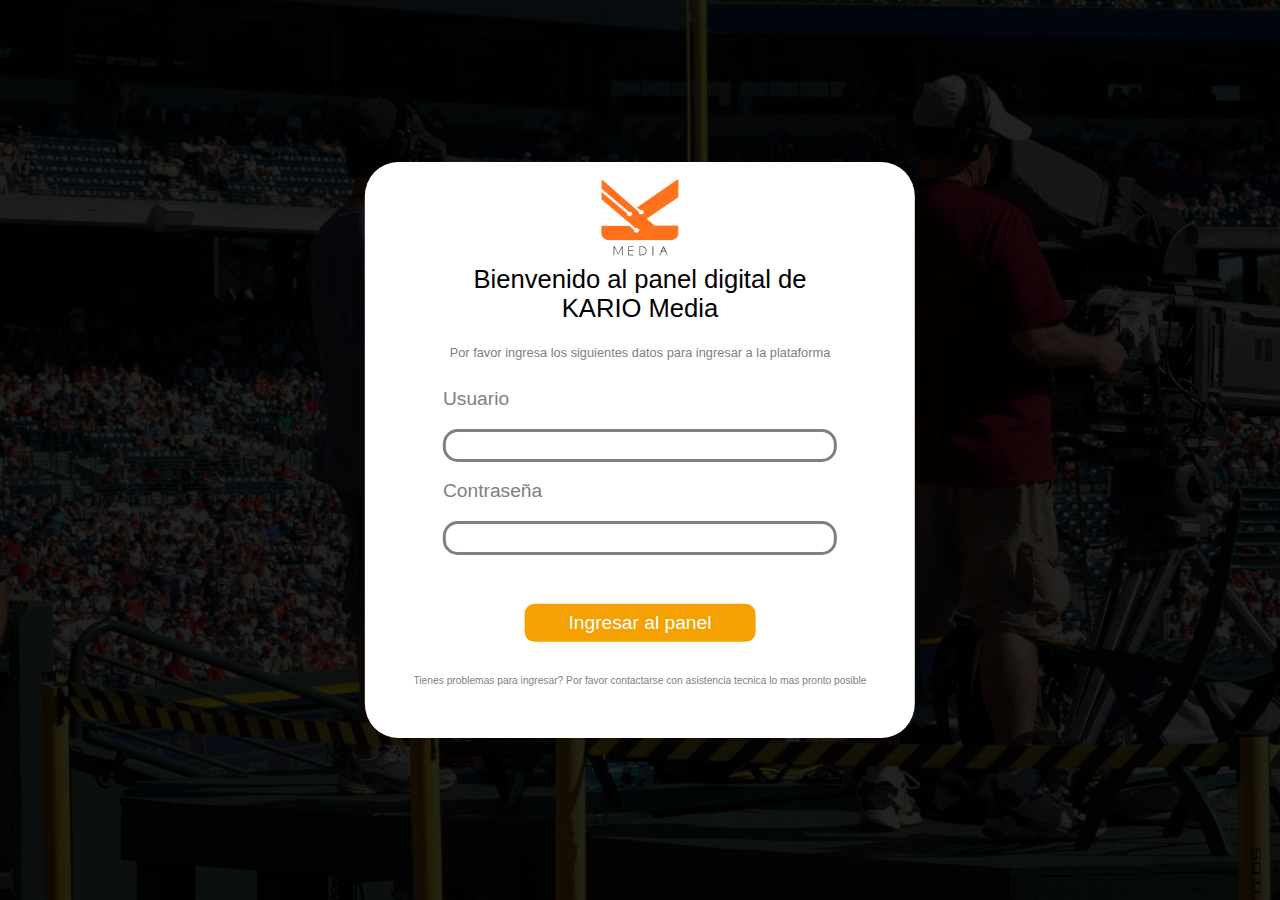
<file: index.html>
<!DOCTYPE html>
<html lang="en">
<head>
    <meta charset="UTF-8">
    <meta name="viewport" content="width=device-width, initial-scale=1.0">
    <title>Kario Media PM</title>
    <link rel="stylesheet" href="/css/index.css">
    <link rel="icon" type="image/x-icon" href="../storage/img/kario sin kairo.svg">
</head>
<body>
        <div class="centro">
            <div class="icono">
                <img src="../storage/img/kario.png">
            </div>
            <div class="titulo">
                <p id="titulo">Bienvenido al panel digital de KARIO Media</p>
            </div>
            <div class="sub">
                <p id="sub">Por favor ingresa los siguientes datos para ingresar a la plataforma</p>
            </div>
            <form action="/view/login2.html">
                <div class="user">
                    <p id="user">Usuario</p>
                    <input id="box" type="text" required>
                </div>
                <div class="pass">
                    <p id="pass">Contraseña</p>
                    <input id="box" type="password" required>
                </div>
            
                <div class="enviar">
                    <input type="submit" id="enviar" value="Ingresar al panel" style="background-color: rgb(246, 161, 3);width:18vw;height: 3vw;border-radius: 10px;border: none;font-size: 1.5vw;">
                </div>
            </form>
            <div class="footer">
                <p id="footer">Tienes problemas para ingresar? Por favor contactarse con asistencia tecnica lo mas pronto posible</p>
            </div>
        </div>
</body>
</html>
</file>
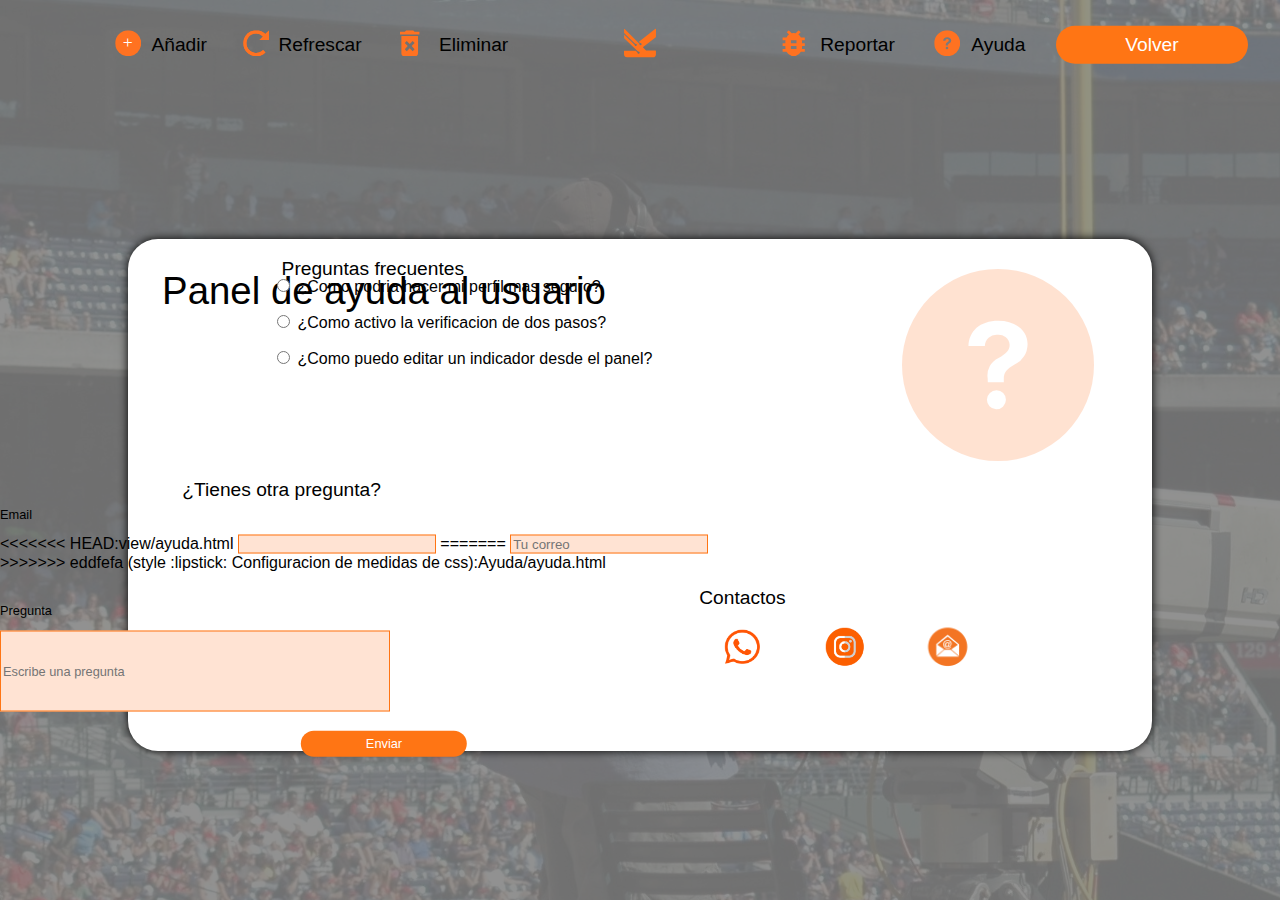
<file: view/ayuda.html>
<!DOCTYPE html>
<html lang="en">
<head>
    <meta charset="UTF-8">
    <meta name="viewport" content="width=device-width, initial-scale=1.0">
    <title>Kario Media PM</title>
    <link rel="stylesheet" href="../css/ayuda.css">
    <link rel="icon" type="image/x-icon" href="../storage/img/kario sin kairo.svg">
</head>
<body>
    <a href="../view/main.html"><div class="icono">
        <img id="icono" src="../storage/img/kario sin kairo.svg">
    </div></a>
    <a href="../view/añadir.html"><div class="añadir">
        <img id="foto" src="../storage/img/Group 7.svg">
    </div>
    <div class="textañadir">
        <p id="text">Añadir</p>
    </div></a>
    <div class="refrescar">
        <img id="foto" src="../storage/img/Icon open-reload.svg">
    </div>
    <a href="../view/refrescarayuda.html"><div class="refrescar">
        <img id="foto" src="../storage/img/Icon open-reload.svg"> 
    </div>
    <div class="textrefrescar">
        <p id="text">Refrescar</p>
    </div></a>
    <a href="../view/eliminar.html"><div class="eliminar">
        <img id="foto" src="../storage/img/Icon material-delete-forever.svg">
    </div>
    <div class="texteliminar">
        <p id="text">Eliminar</p>
    </div></a>
    <a href="../view/report.html"><div class="reportar">
        <img id="foto" src="../storage/img/Icon material-bug-report.svg">
    </div>
    <div class="textreportar">
        <p id="text">Reportar</p>
    </div></a>
    <a href="../view/ayuda.html"><div class="ayuda">
        <img id="foto" src="../storage/img/Icon ionic-ios-help-circle.svg">
    </div>
    <div class="textayuda">
        <p id="text">Ayuda</p>
    </div></a>
    <div class="volver">
        <a href="../view/main.html"><input type="submit" id="enviar" value="Volver"></a>
    </div>


    <div class="margen">
        <div class="titulo">
            <p id="titulo">Panel de ayuda al usuario</p>
        </div>
        <div class="img2">
            <img id="img2" src="../storage/img/Icon ionic-ios-help-circle.svg">
        </div>
        <div class="subtitulo">
            <p id="subtitulo">Preguntas frecuentes</p>
            <div class="preguntas">
                <input type="radio" name="opcion" id="preguntas"> ¿Como podria hacer mi perfil mas seguro?</p>
                <input type="radio" name="opcion" id="preguntas"> ¿Como activo la verificacion de dos pasos?</p>
                <input type="radio" name="opcion" id="preguntas"> ¿Como puedo editar un indicador desde el panel?</p>
            </div>
        </div>
        <div class="subtitulo2">
            <p id="subtitulo">¿Tienes otra pregunta?</p>
        </div>
        <div class="form">
            <form action="../view/ayuda.html">
                <div class="email">
                    <p id="subtitulito">Email</p>
<<<<<<< HEAD:view/ayuda.html
                    <input type="email" id="email" style="width: 15vw;">
=======
                    <input type="email" id="email" placeholder="Tu correo">
>>>>>>> eddfefa (style :lipstick: Configuracion de medidas de css):Ayuda/ayuda.html
                </div>
                <br>
                <div class="pregunta">
                    <p id="subtitulito">Pregunta</p>
                    <input type="text" name="Descripcion" id="descripcion" placeholder="Escribe una pregunta"></input>
                </div>
                <div class="submit">
                    <input type="submit" id="enviar2" value="Enviar">
                </div>
            </form>
        </div>
        <div class="contactos">
            <p id="subtitulo">Contactos</p>
        </div>
        <div class="imagenes">
            <div class="wasa">
                <a href="../view/main.html"><img id="imgcont" src="../storage/img/whatsapp.png"></a>
            </div>
            <div class="ig">
                <a href="../view/main.html"><img id="imgcont" src="../storage/img/instagram.png"></a>
            </div>
            <div class="correo">
                <a href="../view/main.html"><img id="imgcont2" src="../storage/img/correo.png"></a>

            </div>

        </div>
    </div>
</body>
</html>
</file>
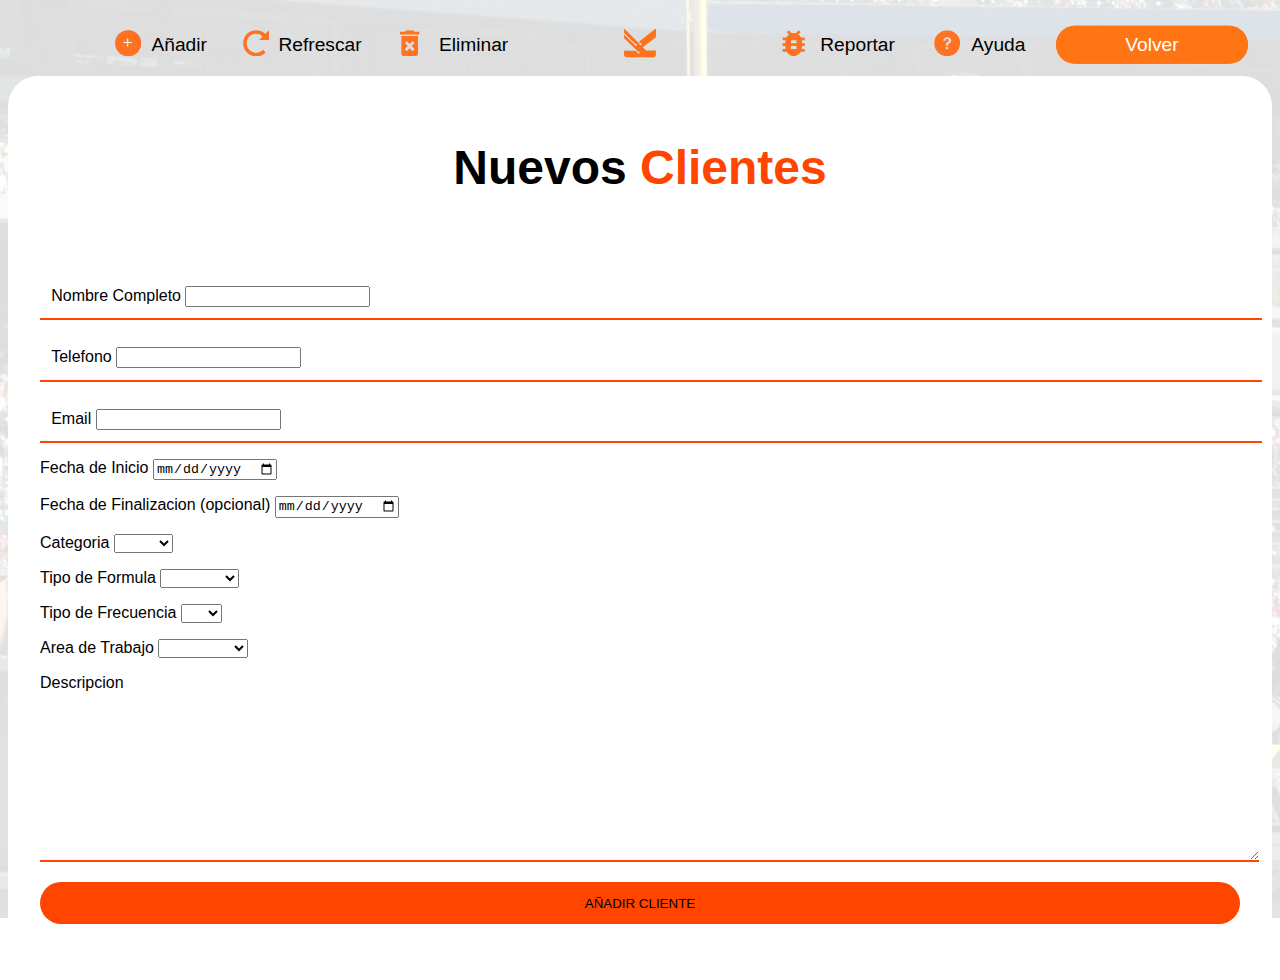
<file: view/añadir.html>
<!DOCTYPE html>
<html lang="en">
<head>
    <meta charset="UTF-8">
    <meta name="viewport" content="width=device-width, initial-scale=1.0">
    <title>Kario Media PM</title>
    <link rel="stylesheet" href="../css/añadir.css">
    <link rel="icon" type="image/x-icon" href="../storage/img/kario sin kairo.svg">
</head>
<body>
    <a href="../view/main.html"><div class="icono">
        <img id="icono" src="../storage/img/kario sin kairo.svg">
    </div></a>
    <div class="añadir">
        <img id="foto" src="../storage/img/Group 7.svg">
    </div>
    <a href="../view/añadir.html"><div class="añadir">
        <img id="foto" src="../storage/img/Group 7.svg">
    </div>
    <div class="textañadir">
        <p id="text">Añadir</p>
    </div></a>
    <div class="refrescar">
        <img id="foto" src="../storage/img/Icon open-reload.svg">
    </div>
    <a href="../view/refrescarreportes.html"><div class="refrescar">
        <img id="foto" src="../storage/img/Icon open-reload.svg"> 
    </div>
    <div class="textrefrescar">
        <p id="text">Refrescar</p>
    </div></a>
    <a href="../view/eliminar.html"><div class="eliminar">
        <img id="foto" src="../storage/img/Icon material-delete-forever.svg">
    </div>
    <div class="texteliminar">
        <p id="text">Eliminar</p>
    </div></a>
    <a href="../view/report.html"><div class="reportar">
        <img id="foto" src="../storage/img/Icon material-bug-report.svg">
    </div>
    <div class="textreportar">
        <p id="text">Reportar</p>
    </div></a>
    <a href="../view/ayuda.html"><div class="ayuda">
        <img id="foto" src="../storage/img/Icon ionic-ios-help-circle.svg">
    </div>
    <a href="../view/ayuda.html"><div class="textayuda">
        <p id="text">Ayuda</p>
    </div></a>
    <div class="volver">
        <a href="../view/main.html"><input type="submit" id="enviar" value="Volver"></a>
    </div>

    <div class="formulario">
        <div class="formulario-form">
            <h3 class="titulo-f">Nuevos <span>Clientes</span></h2>
            <form>
                <p class="block">
                <label>Nombre Completo</label>
                <input type="text">
               </p>
               <p class="block">
                <label>Telefono</label>
                <input type="tel" name="telefono">
               </p>
               <p class="block">
                <label>Email</label>
                <input type="email">
               </p>
               <p>
                <label>Fecha de Inicio</label>
                <input type="date">
               </p>
               <p>
                <label>Fecha de Finalizacion (opcional)</label>
                <input type="date">
               </p>
               <p>
                <label>Categoria</label>
                <select>
                    <option></option>
                    <option>Alta</option>
                    <option>Media</option>
                    <option>Baja</option>
                </select>
               </p>
               <p>
                <label>Tipo de Formula</label>
                <select>
                    <option></option>
                    <option>Met.Ágil</option>
                    <option>Met.Expo</option>
                    <option>Met.Fibo</option>
                    <option>N/A</option>
                </select>
               </p>
               <p>
                <label>Tipo de Frecuencia</label>
                <select>
                    <option></option>
                    <option>1/4</option>
                    <option>1/3</option>
                    <option>1/2</option>
                </select>
               </p>
               <p>
                <label>Area de Trabajo</label>
                <select>
                    <option></option>
                    <option>Marketing</option>
                    <option>Diseño</option>
                    <option>Developers</option>
                    <option>Gerencia</option>
                    <option>Produccion</option>
                </select>
               </p>
               <p >
                <label>Descripcion</label>
                <textarea name="descripcion"cols="30" rows="10"></textarea>
               </p>
               <p >
                <button type="submit">Añadir Cliente</button>
               </p>
            </form>

        </div>
    </div>
</body>
</html>
</file>
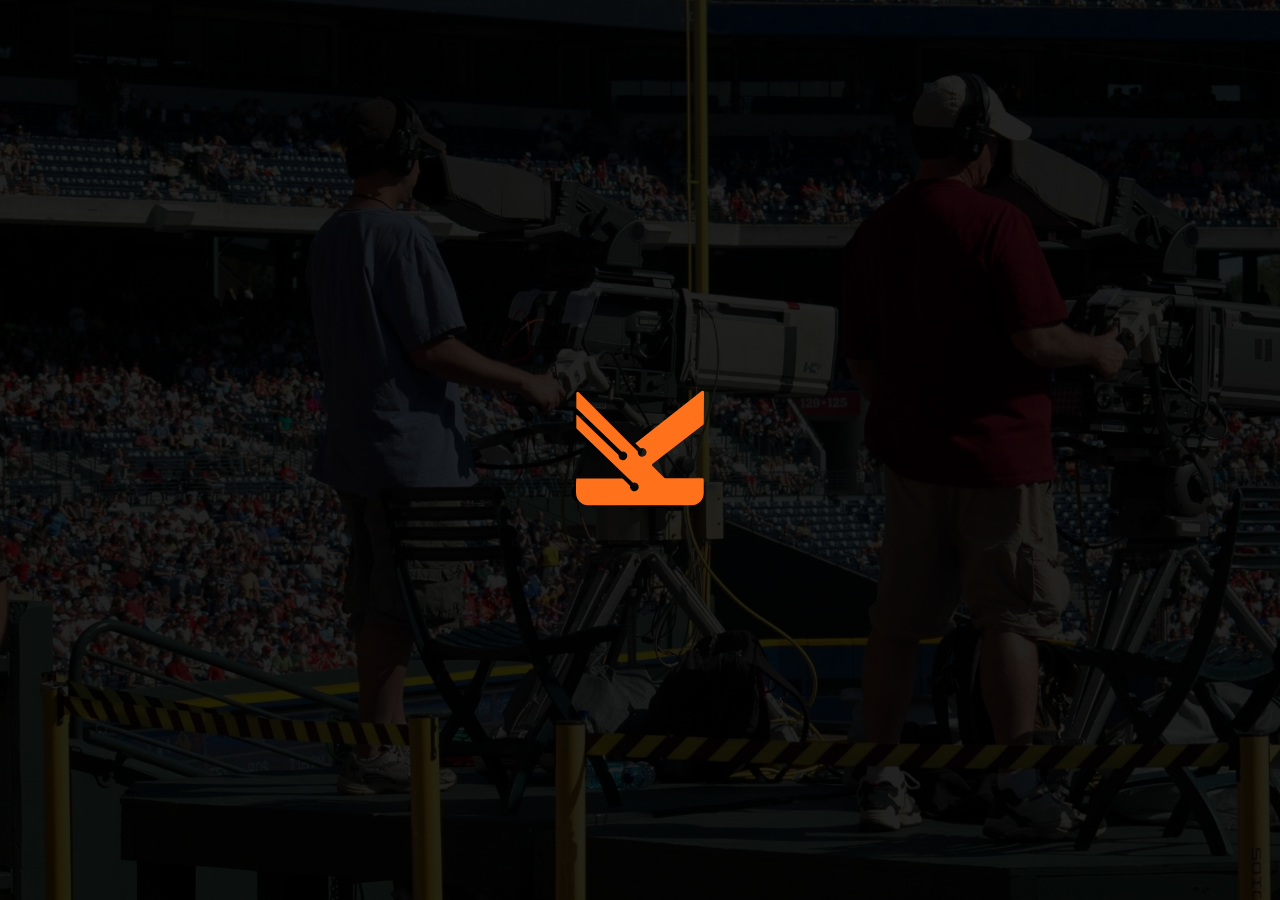
<file: view/carga.html>
<!DOCTYPE html>
<html lang="en">
<head>
    <meta charset="UTF-8">
    <meta name="viewport" content="width=device-width, initial-scale=1.0">
    <title>Kario Media PM</title>
    <meta http-equiv="refresh" content="2; url=index.html">
    <link rel="htmlsheet" href="../">
    <link rel="stylesheet" href="../css/carga.css">
    <link rel="icon" type="image/x-icon" href="../storage/img/kario sin kairo.svg">
</head>
<body>
    <div class="centro">
        <div class="icono">
            <img src="../storage/img/kario sin kairo.svg">
        </div>
    </div>
</body>
</html>
</file>
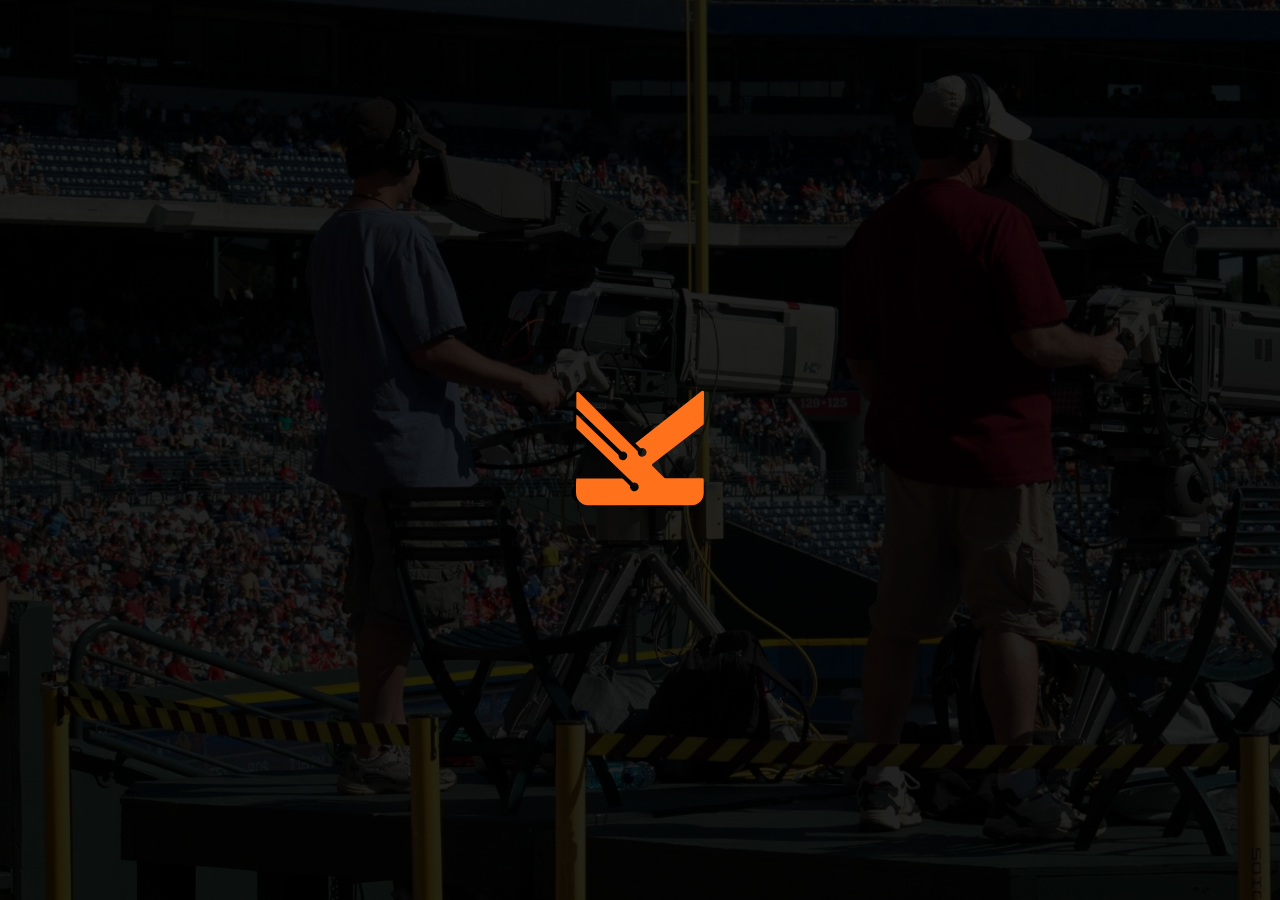
<file: view/carga2.html>
<!DOCTYPE html>
<html lang="en">
<head>
    <meta charset="UTF-8">
    <meta name="viewport" content="width=device-width, initial-scale=1.0">
    <title>Kario Media PM</title>
    <meta http-equiv="refresh" content="2; url=../view/main.html">
    <link rel="htmlsheet" href="../view/main.html">
    <link rel="stylesheet" href="../css/carga2.css">
    <link rel="icon" type="image/x-icon" href="../storage/img/kario sin kairo.svg">
</head>
<body>
    <div class="centro">
        <div class="icono">
            <img src="../storage/img/kario sin kairo.svg">
        </div>
    </div>
</body>
</html>
</file>
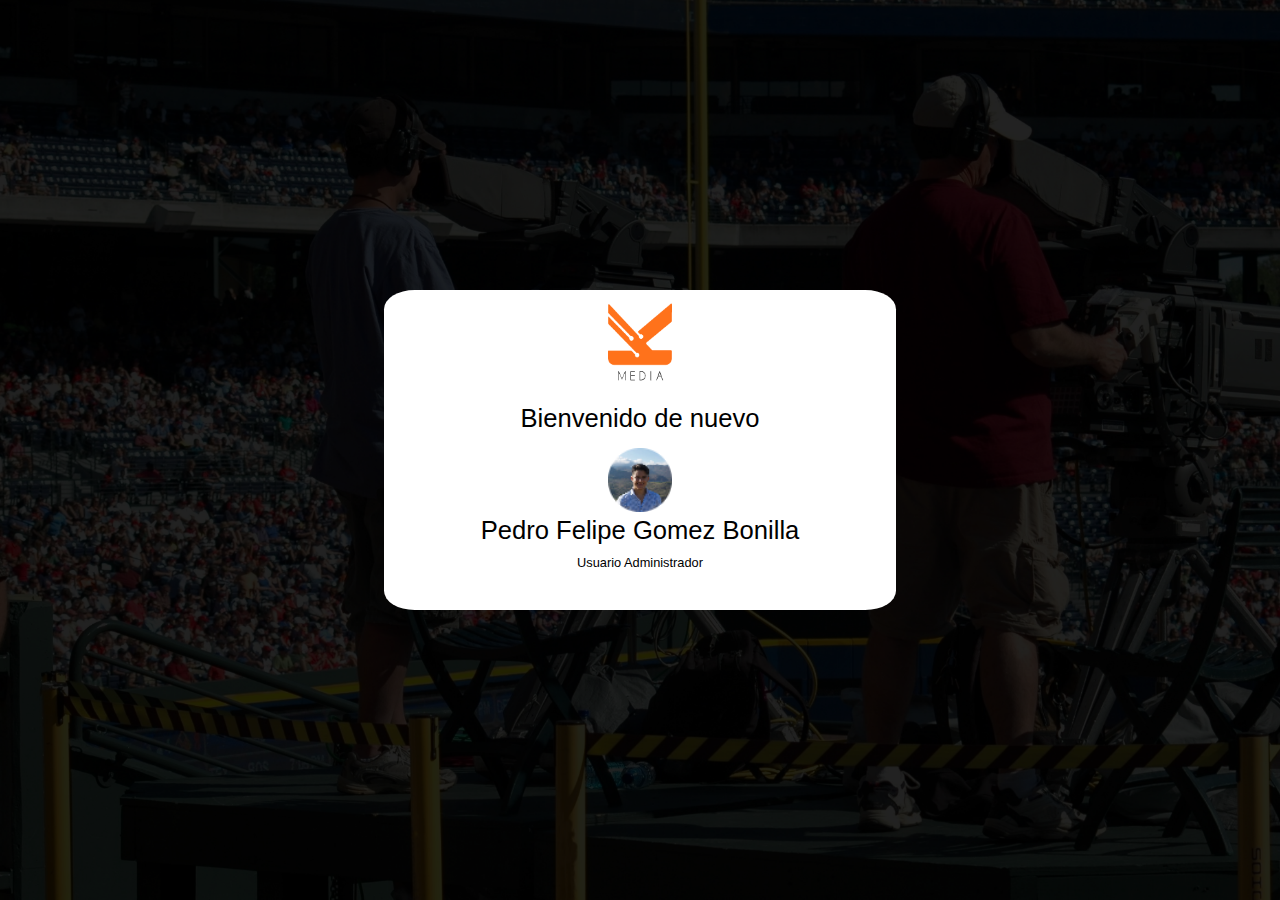
<file: view/login2.html>
<!DOCTYPE html>
<html lang="en">
<head>
    <meta charset="UTF-8">
    <meta name="viewport" content="width=device-width, initial-scale=1.0">
    <title>Kario Media PM</title>
    <meta http-equiv="refresh" content="3; url=../view/carga2.html">
    <link rel="htmlsheet" href="../view/carga2.html">
    <link rel="stylesheet" href="../css/login2.css">
    <link rel="icon" type="image/x-icon" href="../storage/img/kario sin kairo.svg">
</head>
<body>
    <div class="centro">
        <div class="icono">
            <img id="icono" src="../storage/img/kario.png">
        </div>
        <div class="titulo">
            <p id="titulo">Bienvenido de nuevo</p>
        </div>
        <div class="pedrito">
            <img id="pedrito" src="../storage/img/pp.png">
        </div>
        <div class="titulo2">
            <p id="titulo2">Pedro Felipe Gomez Bonilla</p>
        </div>
        <div class="footer">
            <p id="footer">Usuario Administrador</p>
        </div>
        

    </div>
</body>
</html>
</file>
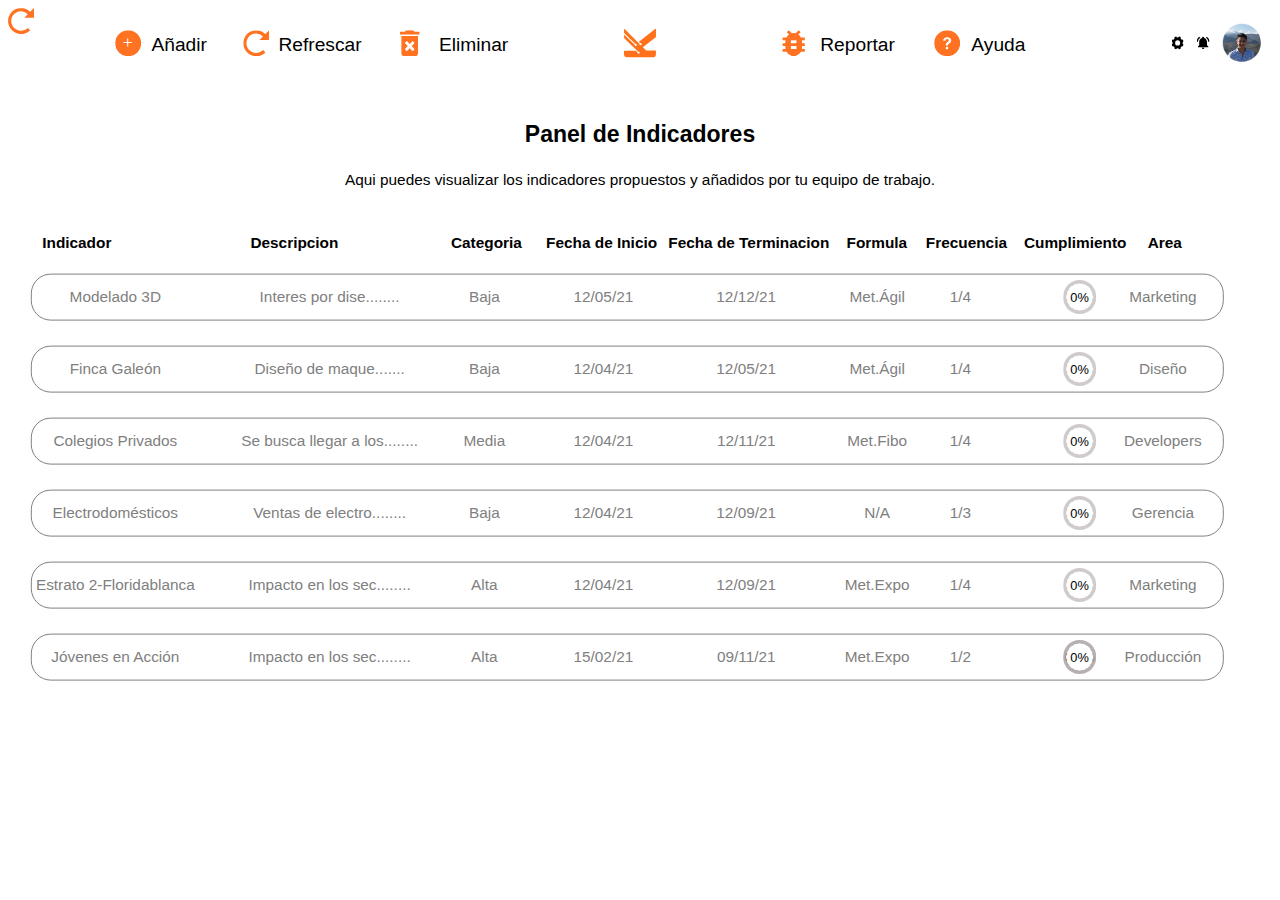
<file: view/main.html>
<!DOCTYPE html>
<html lang="en">
<head>
    <meta charset="UTF-8">
    <meta name="viewport" content="width=device-width, initial-scale=1.0">
    <title>Kario Media PM</title>
    <link rel="stylesheet" href="../css/main.css">
    <link rel="icon" type="image/x-icon" href="../storage/img/kario sin kairo.svg">
</head>
<body>
    
        <div class="icono">
            <img id="icono" src="../storage/img/kario sin kairo.svg">
        </div>
        <div class="añadir">
            <img id="foto" src="../storage/img/Group 7.svg">
        </div>
        <div class="textañadir">
            <p id="text">Añadir</p>
        </div>
        <div class="refrescar">
            <img id="foto" src="../storage/img/Icon open-reload.svg">
        </div>
        <a href="../view/refrescarmain.html"><div class="Refrescar">
            <img id="foto" src="../storage/img/Icon open-reload.svg"> 
        </div>
        <div class="textrefrescar">
            <p id="text">Refrescar</p>
        </div></a>
        <div class="eliminar">
            <img id="foto" src="../storage/img/Icon material-delete-forever.svg">
        </div>
        <div class="texteliminar">
            <p id="text">Eliminar</p>
        </div>
        <a href="../view/report.html"><div class="reportar">
            <img id="foto" src="../storage/img/Icon material-bug-report.svg">
        </div>
        <div class="textreportar">
            <p id="text">Reportar</p>
        </div></a>
        <a href="../view/ayuda.html"><div class="ayuda">
            <img id="foto" src="../storage/img/Icon ionic-ios-help-circle.svg">
        </div>
        <div class="textayuda">
            <p id="text">Ayuda</p>
        </div></a>
        <div class="user">
            <a href="#popup"><img id="foto2" src="../storage/img/pp.png"></a>
        </div>
        <div class="campanita">
            <img id="botoncitos" src="../storage/img/Icon material-notifications-active.svg">
        </div>
        <div class="settings">
            <a href="#popup2"><img id="botoncitos" src="../storage/img/Icon ionic-ios-settings.svg"></a>
        </div>

       

    
    <div class="titulo">
        <p id="titulo">Panel de Indicadores</p>
    </div>
    <div class="subtitulo">
        <p id="subtitulo">Aqui puedes visualizar los indicadores propuestos y añadidos por tu equipo de trabajo.</p>
    </div>
    <div class="indicador">
        <p id="titulos">Indicador</p>
    </div>
    <div class="descripcion">
        <p id="titulos">Descripcion</p>
    </div>
    <div class="categoria">
        <p id="titulos">Categoria</p>
    </div>
    <div class="fechainicio">
        <p id="titulos">Fecha de Inicio</p>
    </div>
    <div class="fechafinal">
        <p id="titulos">Fecha de Terminacion</p>
    </div>
    <div class="formula">
        <p id="titulos">Formula</p>
    </div>
    <div class="frecuencia">
        <p id="titulos">Frecuencia</p>
    </div>
    <div class="cumplimiento">
        <p id="titulos">Cumplimiento</p>
    </div>
    <div class="area">
        <p id="titulos">Area</p>
    </div>
    <div class="seccion1">
        <div class="r1"><p id="textos">Modelado 3D</p></div>
        <div class="r2"><p id="textos">Interes por dise........</p></div>
        <div class="r3"><p id="textos">Baja</p></div>
        <div class="r4"><p id="textos">12/05/21</p></div>
        <div class="r5"><p id="textos">12/12/21</p></div>
        <div class="r6"><p id="textos">Met.Ágil</p></div>
        <div class="r7"><p id="textos">1/4</p></div>
        <div class="r8"><div class="progress-bar"><progress value="31" min="0" max="100">31%</progress></div></div>
        <div class="r9"><p id="textos">Marketing</p></div>
    </div>
    <div class="seccion2">
        <div class="r1"><p id="textos">Finca Galeón</p></div>
        <div class="r2"><p id="textos">Diseño de maque.......</p></div>
        <div class="r3"><p id="textos">Baja</p></div>
        <div class="r4"><p id="textos">12/04/21</p></div>
        <div class="r5"><p id="textos">12/05/21</p></div>
        <div class="r6"><p id="textos">Met.Ágil</p></div>
        <div class="r7"><p id="textos">1/4</p></div>
        <div class="r8"><div class="progress-bar1"><progress value="25" min="0" max="100">25%</progress></div></div>
        <div class="r9"><p id="textos">Diseño</p></div>
    </div>
    <div class="seccion3">
        <div class="r1"><p id="textos">Colegios Privados</p></div>
        <div class="r2"><p id="textos">Se busca llegar a los........</p></div>
        <div class="r3"><p id="textos">Media</p></div>
        <div class="r4"><p id="textos">12/04/21</p></div>
        <div class="r5"><p id="textos">12/11/21</p></div>
        <div class="r6"><p id="textos">Met.Fibo</p></div>
        <div class="r7"><p id="textos">1/4</p></div>
        <div class="r8"><div class="progress-bar2"><progress value="80" min="0" max="100">80%</progress></div></div>
        <div class="r9"><p id="textos">Developers</p></div>
    </div>
    <div class="seccion4">
        <div class="r1"><p id="textos">Electrodomésticos</p></div>
        <div class="r2"><p id="textos">Ventas de electro........</p></div>
        <div class="r3"><p id="textos">Baja</p></div>
        <div class="r4"><p id="textos">12/04/21</p></div>
        <div class="r5"><p id="textos">12/09/21</p></div>
        <div class="r6"><p id="textos">N/A</p></div>
        <div class="r7"><p id="textos">1/3</p></div>
        <div class="r8"><div class="progress-bar3"><progress value="32" min="0" max="100">32%</progress></div></div>
        <div class="r9"><p id="textos">Gerencia</p></div>
    </div>
    <div class="seccion5">
        <div class="r1"><p id="textos">Estrato 2-Floridablanca</p></div>
        <div class="r2"><p id="textos">Impacto en los sec........</p></div>
        <div class="r3"><p id="textos">Alta</p></div>
        <div class="r4"><p id="textos">12/04/21</p></div>
        <div class="r5"><p id="textos">12/09/21</p></div>
        <div class="r6"><p id="textos">Met.Expo</p></div>
        <div class="r7"><p id="textos">1/4</p></div>
        <div class="r8"><div class="progress-bar4"><progress value="95" min="0" max="100">95%</progress></div></div>
        <div class="r9"><p id="textos">Marketing</p></div>
    </div>
    <div class="seccion6">
        <div class="r1"><p id="textos">Jóvenes en Acción</p></div>
        <div class="r2"><p id="textos">Impacto en los sec........</p></div>
        <div class="r3"><p id="textos">Alta</p></div>
        <div class="r4"><p id="textos">15/02/21</p></div>
        <div class="r5"><p id="textos">09/11/21</p></div>
        <div class="r6"><p id="textos">Met.Expo</p></div>
        <div class="r7"><p id="textos">1/2</p></div>

        <div class="r8"><p id="textos">62%</p></div>

        <div class="r8"><div class="progress-bar5"></div></div>

        <div class="r8"><div class="progress-bar5"><progress value="75" min="0" max="100">75%</progress></div></div>

        <div class="r9"><p id="textos">Producción</p></div>
    </div>
</body>
</html>
</file>
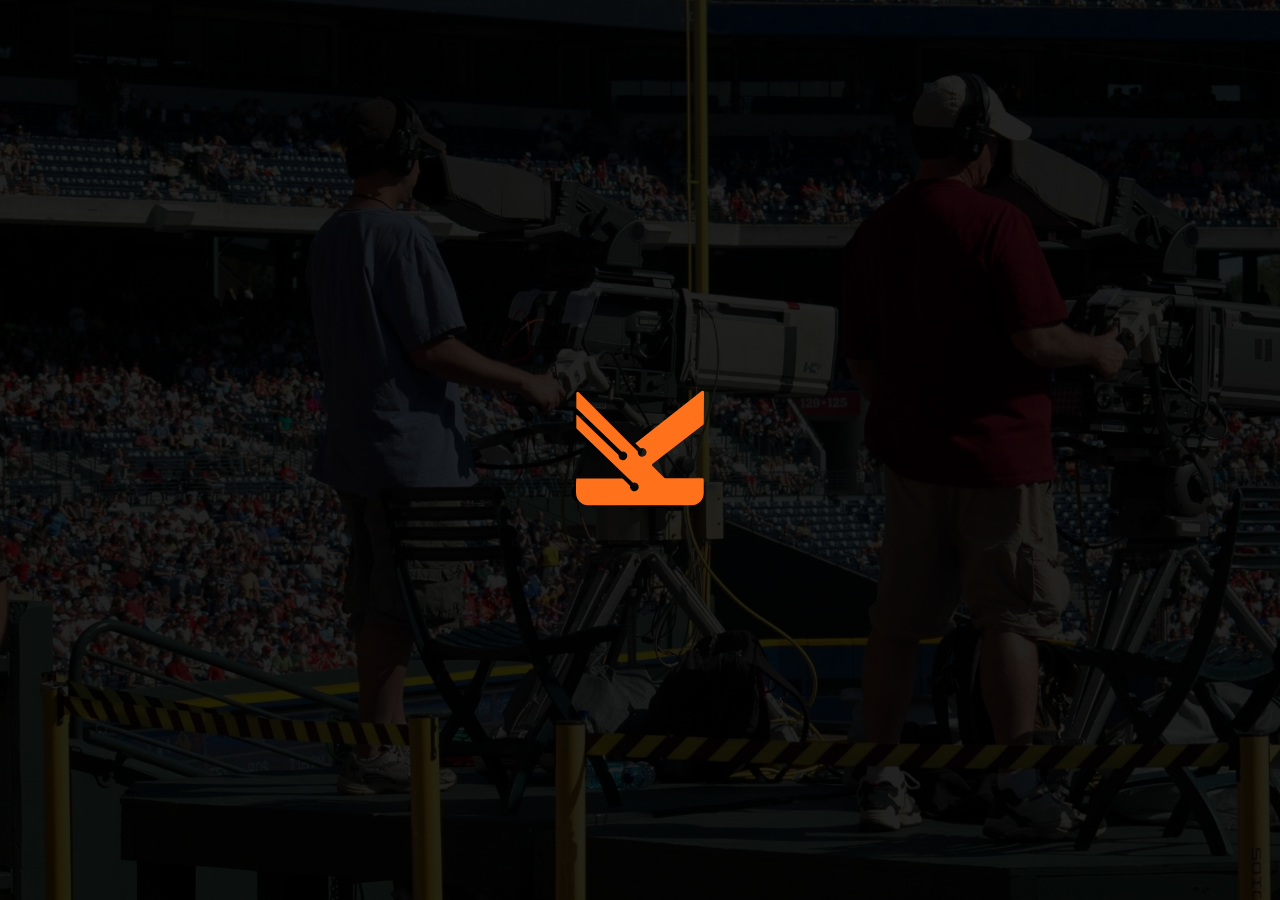
<file: view/refrescar.html>
<!DOCTYPE html>
<html lang="en">
<head>
    <meta charset="UTF-8">
    <meta name="viewport" content="width=device-width, initial-scale=1.0">
    <title>Kario Media PM</title>
    <meta http-equiv="refresh" content="2; url=../view/ayuda.html">
    <link rel="htmlsheet" href="../">
    <link rel="stylesheet" href="../css/carga.css">
    <link rel="icon" type="image/x-icon" href="../storage/img/kario sin kairo.svg">
</head>
<body>
    <div class="centro">
        <div class="icono">
            <img src="../storage/img/kario sin kairo.svg">
        </div>
    </div>
</body>
</html>
</file>
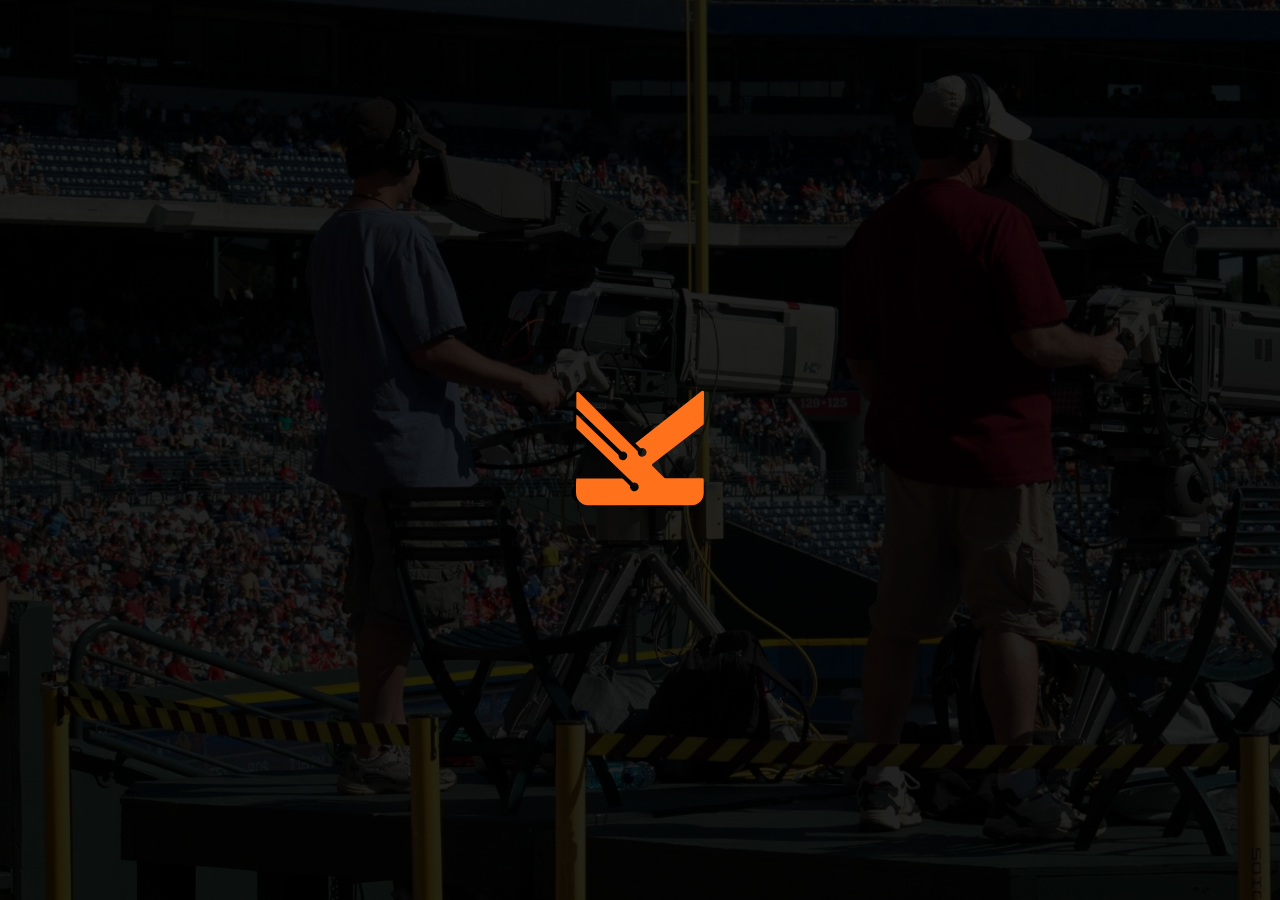
<file: view/refrescarayuda.html>
<!DOCTYPE html>
<html lang="en">
<head>
    <meta charset="UTF-8">
    <meta name="viewport" content="width=device-width, initial-scale=1.0">
    <title>Kario Media PM</title>
    <meta http-equiv="refresh" content="2; url=../view/ayuda.html">
    <link rel="htmlsheet" href="../view/index.html">
    <link rel="stylesheet" href="../css/carga.css">
    <link rel="icon" type="image/x-icon" href="../storage/img/kario sin kairo.svg">
</head>
<body>
    <div class="centro">
        <div class="icono">
            <img src="../storage/img/kario sin kairo.svg">
        </div>
    </div>
</body>
</html>
</file>
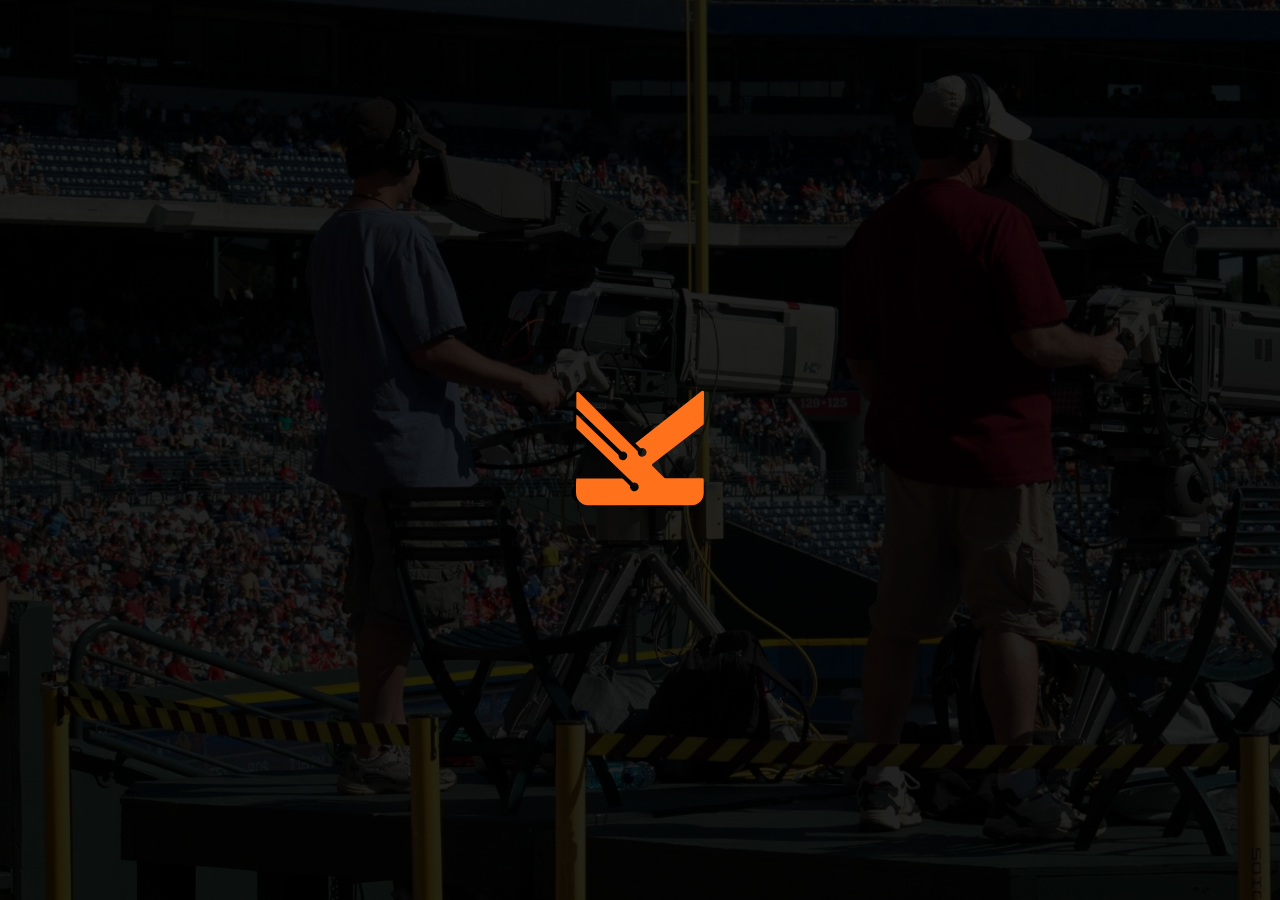
<file: view/refrescarmain.html>
<!DOCTYPE html>
<html lang="en">
<head>
    <meta charset="UTF-8">
    <meta name="viewport" content="width=device-width, initial-scale=1.0">
    <title>Kario Media PM</title>
    <meta http-equiv="refresh" content="2; url=../view/main.html">
    <link rel="htmlsheet" href="../">
    <link rel="stylesheet" href="../css/carga.css">
    <link rel="icon" type="image/x-icon" href="../storage/img/kario sin kairo.svg">
</head>
<body>
    <div class="centro">
        <div class="icono">
            <img src="../storage/img/kario sin kairo.svg">
        </div>
    </div>
</body>
</html>
</file>
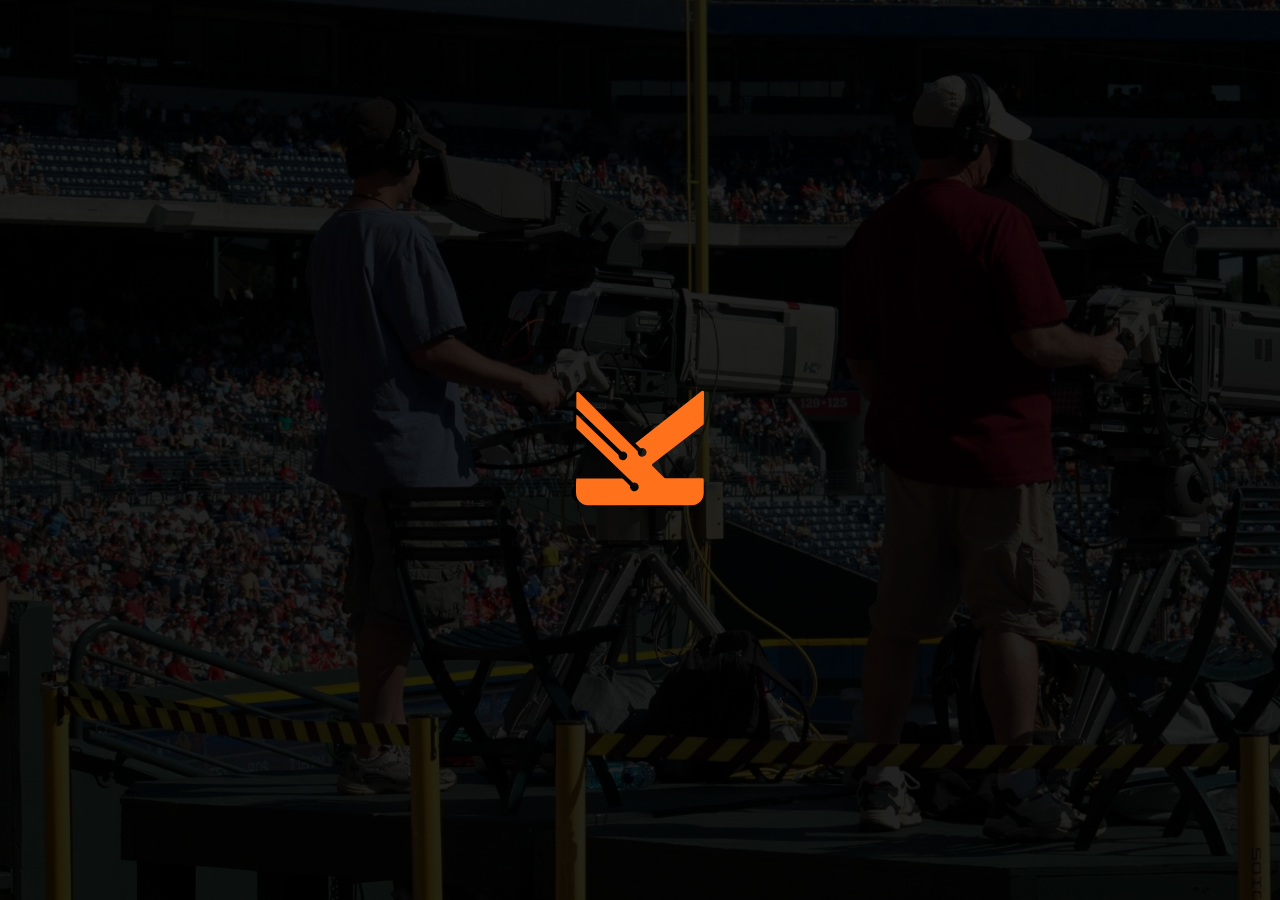
<file: view/refrescarreportes.html>
<!DOCTYPE html>
<html lang="en">
<head>
    <meta charset="UTF-8">
    <meta name="viewport" content="width=device-width, initial-scale=1.0">
    <title>Kario Media PM</title>
    <meta http-equiv="refresh" content="2; url=../view/report.html">
    <link rel="htmlsheet" href="../">
    <link rel="stylesheet" href="../css/carga.css">
    <link rel="icon" type="image/x-icon" href="../storage/img/kario sin kairo.svg">
</head>
<body>
    <div class="centro">
        <div class="icono">
            <img src="../storage/img/kario sin kairo.svg">
        </div>
    </div>
</body>
</html>
</file>
<file: css/index.css>
body 
{
    background: transparent url('../storage/img/pexels-pixabay-159400.png') 0% 0% no-repeat padding-box;
    background-repeat: no-repeat;
    background-size: cover;
    background-position: center center;
    background-attachment: fixed;
    background-color: black;
    font-family: 'Franklin Gothic Medium', 'Arial Narrow', Arial, sans-serif;
}
.centro
{
    position: absolute;
    top: 50%;
    left: 50%;
    transform: translate(-50%, -50%);
    background-color: white;
    width: 43vw;
    height: 45vw;
    z-index: 9999;
    border-radius: 6%;
}
.icono
{
    position: absolute;
    top: 10%;
    left: 50%;
    transform: translate(-50%, -50%);
}
.titulo
{
    position: absolute;
    top: 23%;
    left: 50%;
    transform: translate(-50%, -50%);
    width: 30vw;
    
}
#titulo
{
    font-size: 2vw;
    text-align: center;
}
.sub
{
    position: absolute;
    top: 33%;
    left: 50%;
    transform: translate(-50%, -50%);
    width: 30vw;
    
}
#sub
{
    font-size: 1vw;
    text-align: center;
    color: gray;
}
.user
{
    position: absolute;
    top: 44%;
    left: 50%;
    transform: translate(-50%, -50%);
}
#box
{
    width: 30vw;
    height: 2vw;
    border: 3px solid gray;
    border-radius: 15px;
}
#user
{
    font-size: 1.5vw;
    text-align: left;
    color: gray;
}
#pass
{
    font-size: 1.5vw;
    text-align: left;
    color: gray;
}
.pass
{
    position: absolute;
    top: 60%;
    left: 50%;
    transform: translate(-50%, -50%);
}
.boton
{
    position: absolute;
    top: 80%;
    left: 50%;
    transform: translate(-50%, -50%);
    width: 18vw;
    height: 3vw;
    background-color: #ff7514;
    border-radius: 20px;
}
#botontext
{
    display: flex;
    justify-content: center;
    align-items: center;
    font-size: 1.5vw;
    color: white;
    margin-top: 3%;
}
.footer
{
    position: absolute;
    top: 90%;
    left: 50%;
    transform: translate(-50%, -50%);
    width: 50vw;
}
#footer
{
    color: gray;
    text-align: center;
    font-size: 0.8vw;
}
img 
{
    width: 6vw;
    height: 6vw;
}
.enviar
{
    position: absolute;
    top: 80%;
    left: 50%;
    transform: translate(-50%, -50%);
}
#enviar
{
    color: white;
    background-color: #ff7514;width:18vw;height: 3vw;border-radius: 10px;border: none;font-size: 1.5vw;
}
@media only screen and (max-width: 430px) {

.centro
{
    position: absolute;
    top: 50%;
    left: 50%;
    transform: translate(-50%, -50%);
    background-color: white;
    width: 80vw;
    height: 120vw;
    z-index: 9999;
    border-radius: 30px;
}
.icono
{
    position: absolute;
    top: 10%;
    left: 50%;
    transform: translate(-50%, -50%);
}
.titulo
{
    position: absolute;
    top: 23%;
    left: 50%;
    transform: translate(-50%, -50%);
    width: 50vw;
    
}
#titulo
{
    font-size: 5vw;
    text-align: center;
}
.sub
{
    position: absolute;
    top: 33%;
    left: 50%;
    transform: translate(-50%, -50%);
    width: 60vw;
    
}
#sub
{
    font-size: 2.5vw;
    text-align: center;
    color: gray;
}
.user
{
    position: absolute;
    top: 44%;
    left: 50%;
    transform: translate(-50%, -50%);
}
#box
{
    width: 40vw;
    height: 5vw;
    border: 3px solid gray;
    border-radius: 15px;
}
#user
{
    font-size: 3vw;
    text-align: left;
    color: gray;
}
#pass
{
    font-size: 3vw;
    text-align: left;
    color: gray;
}
.pass
{
    position: absolute;
    top: 60%;
    left: 50%;
    transform: translate(-50%, -50%);
}
.boton
{
    position: absolute;
    top: 80%;
    left: 50%;
    transform: translate(-50%, -50%);
    width: 25vw;
    height: 10vw;
    background-color: #ff7514;
    border-radius: 20px;
}
#botontext
{
    display: flex;
    justify-content: center;
    align-items: center;
    font-size: 5vw;
    color: white;
    margin-top: 3%;
}
.footer
{
    position: absolute;
    top: 90%;
    left: 50%;
    transform: translate(-50%, -50%);
    width: 50vw;
}
#footer
{
    color: gray;
    text-align: center;
    font-size: 2.5vw;
}
img 
{
    width: 15vw;
    height: 15vw;
}
.enviar
{
    position: absolute;
    top: 80%;
    left: 50%;
    transform: translate(-50%, -50%);
}
#enviar
{
    color: white;
    background-color: #ff7514;width:54vw;height: 8vw;border-radius: 10px;border: none;font-size: 4vw;
}
}
</file>
<file: css/ayuda.css>
body{
    font-family: 'Franklin Gothic Medium', 'Arial Narrow', Arial, sans-serif;
    background-color: gray;
    background-image: url(../storage/img/pexels-pixabay-159400.png);
}
.icono
{
    position: absolute;
    top: 5%;
    left: 50%;
    transform: translate(-50%, -50%);
}
#icono
{
    width: 2.5vw;
    height: 2.5vw;
}
.añadir
{
    position: absolute;
    top: 5%;
    left: 10%;
    transform: translate(-50%, -50%);
}
#foto
{
    width: 2vw;
    height: 2vw;
}
.textañadir
{
    position: absolute;
    top: 5%;
    left: 14%;
    transform: translate(-50%, -50%);
    color: black;
}
#text
{
    font-size: 1.5vw;
}
.refrescar
{
    position: absolute;
    top: 5%;
    left: 20%;
    transform: translate(-50%, -50%);
}
.textrefrescar
{
    position: absolute;
    top: 5%;
    left: 25%;
    transform: translate(-50%, -50%);
    color: black;
}
.eliminar
{
    position: absolute;
    top: 5%;
    left: 32%;
    transform: translate(-50%, -50%);
}
.texteliminar
{
    position: absolute;
    top: 5%;
    left: 37%;
    transform: translate(-50%, -50%);
    color: black;
}
.reportar
{
    position: absolute;
    top: 5%;
    left: 62%;
    transform: translate(-50%, -50%);
}
.textreportar
{
    position: absolute;
    top: 5%;
    left: 67%;
    transform: translate(-50%, -50%);
    color: black;
}
.ayuda
{
    position: absolute;
    top: 5%;
    left: 74%;
    transform: translate(-50%, -50%);
}
.textayuda
{
    position: absolute;
    top: 5%;
    left: 78%;
    transform: translate(-50%, -50%);
    color: black;
}
.user
{
    position: absolute;
    top: 5%;
    left: 97%;
    transform: translate(-50%, -50%);
}
.campanita
{
    position: absolute;
    top: 5%;
    left: 94%;
    transform: translate(-50%, -50%);
}
.settings
{
    position: absolute;
    top: 5%;
    left: 92%;
    transform: translate(-50%, -50%);
}
#botoncitos
{
    width: 1vw;
    height: 1.5vw;
}
#foto2
{
    width: 3vw;
    height: 3vw;
}
.margen
{
    position: absolute;
    top: 55%;
    left: 50%;
    transform: translate(-50%, -50%);
    background-color: white;
    width: 80vw;
    height: 40vw;
    z-index: 9999;
    border-radius: 30px;  
    box-shadow: 0 0 10px rgb(0, 0, 0, 1);
}
.titulo
{
    position: absolute;
    top: 10%;
    left: 25%;
    transform: translate(-50%, -50%);
}
#titulo
{
    font-size: 3vw;
    text-align: center;
}
.img2
{
    position: absolute;
    top: 25%;
    left: 85%;
    transform: translate(-50%, -50%);
    z-index: 9999;
}
#img2
{
    width: 15vw;
    height: 15vw;
    opacity: 0.2;
}
.subtitulo
{
    position: absolute;
<<<<<<< HEAD:css/ayuda.css
    top: 30%;
<<<<<<< HEAD:css/ayuda.css
    left: 15%;
=======
    left: 19%;
>>>>>>> ef27a8f (fix :bug: Arreglos de estilos y medidas):Ayuda/ayuda.css
=======
    top: 25%;
    left: 15%;
>>>>>>> 3c9f684 (fix :bug: Modificacion de media query):Ayuda/ayuda.css
    transform: translate(-50%, -50%);
    
}
#subtitulo
{
    font-size: 1.5vw;
}
.preguntas
{
    position: absolute;
    top: 150%;
    left: 100%;
    transform: translate(-50%, -50%);
    width: 30vw;
}
#preguntas
{
    font-size: 1.5vw;
}
.subtitulo2
{
    position: absolute;
    top: 49%;
    left: 15%;
    transform: translate(-50%, -50%);
    
}
.form
{
    position: absolute;
    top: 71%;
    left: 25%;
    transform: translate(-50%, -50%);
}

#email
{
    border: 1px solid #ff7514;
    background-color: #ffe3d3;
    width: 15vw;
}
#descripcion
{
    border: 1px solid #ff7514;
    background-color: #ffe3d3;
    font-size: 1vw;
    width: 30vw;
    height: 6vw;
}

.submit
{
    position: absolute;
    top: 115%;
    left: 50%;
    transform: translate(-50%, -50%);
}
.contactos
{
    position: absolute;
    top: 70%;
    left: 60%;
    transform: translate(-50%, -50%);
}

#imgcont
{
    width: 3vw;
    height: 3vw;
}
#imgcont2
{
    width: 3.8vw;
    height: 3.8vw;
}
.wasa
{
    position: absolute;
    top: 80%;
    left: 60%;
    transform: translate(-50%, -50%);
}
.ig
{
    position: absolute;
    top: 80%;
    left: 70%;
    transform: translate(-50%, -50%);
}
.correo
{
    position: absolute;
    top: 80%;
    left: 80%;
    transform: translate(-50%, -50%);
}
#subtitulito
{
    font-size: 1vw;
}
.volver
{
    position: absolute;
    top: 5%;
    left: 90%;
    transform: translate(-50%, -50%);
}
#enviar
{
    color: white;
    cursor: pointer;
    background-color: #ff7514;
    width:15vw;
    height: 3vw;
    border-radius: 30px;
    border: none;
    font-size: 1.5vw;
}
#enviar2
{
    background-color: #ff7514;
    width:13vw;
    height:2vw;
    border-radius: 30px;
    border: none;
    font-size: 1vw;
    color: white;
}
#enviar:hover {
    background-color: rgba(246, 161, 3, 0.76);
    border-radius: 10px;
}
#enviar2:hover {
    background-color: rgba(246, 133, 3, 0.76);
    border-radius: 10px;
}
@media only screen and (max-width: 431px)
{
    .icono
{
    position: absolute;
    top: 88%;
    left: 50%;
    transform: translate(-50%, -50%);
}
#icono
{
    width: 10vw;
    height: 10vw;
}
.añadir
{
    position: absolute;
    top: 95%;
    left: 10%;
    transform: translate(-50%, -50%);
}
#foto
{
    width: 10vw;
    height: 10vw;
}
.textañadir
{
    position: absolute;
    top: 5%;
    left: 14%;
    transform: translate(-50%, -50%);
    color: black;
    display: none;
}
#text
{
    font-size: 1.5vw;
}
.refrescar
{
    position: absolute;
    top: 95%;
    left: 30%;
    transform: translate(-50%, -50%);
}
.textrefrescar
{
    position: absolute;
    top: 5%;
    left: 25%;
    transform: translate(-50%, -50%);
    color: black;
    display: none;
}
.eliminar
{
    position: absolute;
    top: 95%;
    left: 50%;
    transform: translate(-50%, -50%);
}
.texteliminar
{
    position: absolute;
    top: 5%;
    left: 37%;
    transform: translate(-50%, -50%);
    color: black;
    display: none;
}
.reportar
{
    position: absolute;
    top: 95%;
    left: 70%;
    transform: translate(-50%, -50%);
}
.textreportar
{
    position: absolute;
    top: 5%;
    left: 67%;
    transform: translate(-50%, -50%);
    color: black;
    display: none;
}
.ayuda
{
    position: absolute;
    top: 95%;
    left: 88%;
    transform: translate(-50%, -50%);
}
.textayuda
{
    position: absolute;
    top: 5%;
    left: 78%;
    transform: translate(-50%, -50%);
    color: black;
    display: none;
}

.margen
{
    position: absolute;
    top: 43%;
    left: 50%;
    transform: translate(-50%, -50%);
    background-color: white;
    width: 80vw;
    height: 180vw;
    border-radius: 30px;  
    box-shadow: 0 0 10px rgb(0, 0, 0, 1);
}
.titulo
{
    position: absolute;
    top: 10%;
    left: 50%;
    transform: translate(-50%, -50%);
}
#titulo
{
    font-size: 7vw;
    text-align: center;
}
.img2
{
    position: absolute;
    top: 10%;
    left: 20%;
    transform: translate(-50%, -50%);
    z-index: 9999;
}
#img2
{
    width: 15vw;
    height: 15vw;
    opacity: 0.2;
}
.subtitulo
{
    position: absolute;
    top: 25%;
    left: 50%;
    transform: translate(-50%, -50%);
    
}
#subtitulo
{
    text-align: center;
    font-size: 6vw;
}
.preguntas
{
    position: absolute;
    left: 50%;
    transform: translate(-50%, -50%);
    width: 60vw;
}
#preguntas
{
    font-size: 4vw;
}
.subtitulo2
{
    position: absolute;
    top: 55%;
    left: 50%;
    transform: translate(-50%, -50%);
    
}
.form
{
    position: absolute;
    top: 65%;
    left: 50%;
    transform: translate(-50%, -50%);
}

#email
{
    border: 1px solid #ff7514;
    background-color: #ffe3d3;
    width: 50vw;
    height: 6vw;
    text-align: center;
    border-radius: 20px;
    font-size: 5vw;
}
#descripcion
{
    border: 1px solid #ff7514;
    background-color: #ffe3d3;
    width: 50vw;
    height: 6vw;
    font-size: 5vw;
    border-radius: 20px;
    text-align: center;
}
#subtitulito
{
    display: none;
}
.submit
{
    position: absolute;
    top: 155%;
    left: 50%;
    transform: translate(-50%, -50%);
}
.contactos
{
    position: absolute;
    top: 83%;
    left: 50%;
    transform: translate(-50%, -50%);
}

#imgcont
{
    width: 10vw;
    height: 10vw;
}
#imgcont2
{
    width: 13vw;
    height: 13vw;
}
.wasa
{
    position: absolute;
    top: 90%;
    left: 25%;
    transform: translate(-50%, -50%);
}
.ig
{
    position: absolute;
    top: 90%;
    left: 50%;
    transform: translate(-50%, -50%);
}
.correo
{
    position: absolute;
    top: 90%;
    left: 75%;
    transform: translate(-50%, -50%);
}

.volver
{
    position: absolute;
    top: 5%;
    left: 90%;
    transform: translate(-50%, -50%);
}
#enviar
{
    color: white;
    cursor: pointer;
    background-color: #ff7514;
    width:15vw;
    height: 3vw;
    border-radius: 30px;
    border: none;
    font-size: 1.5vw;
    display: none;
}
#enviar2
{
    background-color: #ff7514;
    width:20vw;
    height:9vw;
    border-radius: 30px;
    border: none;
    font-size: 4vw;
    color: white;
}
#enviar:hover {
    background-color: rgba(246, 161, 3, 0.76);
    border-radius: 10px;
}
#enviar2:hover {
    background-color: rgba(246, 133, 3, 0.76);
    border-radius: 10px;
}
}
</file>
<file: css/añadir.css>
body {
    background: transparent url('../storage/img/pexels-pixabay-159400.png') 0% 0% no-repeat padding-box;
    background-repeat: no-repeat;
    background-size: cover;
    background-position: center center;
    background-attachment: fixed;
    background-color: white;
    font-family: 'Franklin Gothic Medium', 'Arial Narrow', Arial, sans-serif;
}

.icono
{
    position: absolute;
    top: 5%;
    left: 50%;
    transform: translate(-50%, -50%);
}
#icono
{
    width: 2.5vw;
    height: 2.5vw;
}
.añadir
{
    position: absolute;
    top: 5%;
    left: 10%;
    transform: translate(-50%, -50%);
}
#foto
{
    width: 2vw;
    height: 2vw;
}
.textañadir
{
    position: absolute;
    top: 5%;
    left: 14%;
    transform: translate(-50%, -50%);
    color: black;
}
#text
{
    font-size: 1.5vw;
}
.refrescar
{
    position: absolute;
    top: 5%;
    left: 20%;
    transform: translate(-50%, -50%);
}
.textrefrescar
{
    position: absolute;
    top: 5%;
    left: 25%;
    transform: translate(-50%, -50%);
    color: black;
}
.eliminar
{
    position: absolute;
    top: 5%;
    left: 32%;
    transform: translate(-50%, -50%);
}
.texteliminar
{
    position: absolute;
    top: 5%;
    left: 37%;
    transform: translate(-50%, -50%);
    color: black;
}
.reportar
{
    position: absolute;
    top: 5%;
    left: 62%;
    transform: translate(-50%, -50%);
}
.textreportar
{
    position: absolute;
    top: 5%;
    left: 67%;
    transform: translate(-50%, -50%);
    color: black;
}
.ayuda
{
    position: absolute;
    top: 5%;
    left: 74%;
    transform: translate(-50%, -50%);
}
.textayuda
{
    position: absolute;
    top: 5%;
    left: 78%;
    transform: translate(-50%, -50%);
    color: black;
}


.formulario{
    box-shadow: 0 0 20px 0 rgba(orangered);
}

.titulo-f{
    text-align: center;
    font-size: 3em;
}
.titulo-f span{
    color: orangered;
}
.formulario > * {
    padding: 1em;
}
.formulario-form {
    background: white;
    border-radius: 30px;
    margin-top: 6%;
}
.formulario-form form{
    margin: 0;
    padding: 1em;
}
.formulario-form form button,
.formulario-form form .block,
.formulario-form form textarea{
    width: 100%;
    padding: .7em;
    border: none;
    background: none;
    border-bottom: 2px solid orangered;
}
.formulario-form form button{
    background: orangered;
    border: 0;
    border-radius: 30px;
    text-transform: uppercase;
    padding: 1em;
}

.formulario-form form button:hover,
.formulario-form form button:focus{
    background: orange;
    color: white;
    transition: background-color 1s ease-out;
}

.volver
{
    position: absolute;
    top: 5%;
    left: 90%;
    transform: translate(-50%, -50%);
    cursor: pointer;
    background-color: #ff7514;
    border-radius: 30px;
}
#enviar
{
    color: white;
    cursor: pointer;
    background-color: #ff7514;
    width:15vw;
    height: 3vw;
    border-radius: 30px;
    border: none;
    font-size: 1.5vw;
}
#enviar2
{
    background-color: #ff7514;
    width:13vw;
    height:2vw;
    border-radius: 30px;
    border: none;
    font-size: 1vw;
    color: white;
}
#enviar:hover {
    background-color: rgba(246, 161, 3, 0.76);
    border-radius: 10px;
}
#enviar2:hover {
    background-color: rgba(246, 133, 3, 0.76);
    border-radius: 10px;
}
</file>
<file: css/carga.css>
body 
{
    background: transparent url('../storage/img/pexels-pixabay-159400.png') 0% 0% no-repeat padding-box;
    background-repeat: no-repeat;
    background-size: cover;
    background-position: center center;
    background-attachment: fixed;
    background-color: black;

}
.icono
{
    position: absolute;
    top: 50%;
    left: 50%;
    transform: translate(-50%, -50%);
    animation: parpadeo 2s ease-in-out forwards;
}
img
{
    width: 10vw;
    height: 10vw;
}
@keyframes parpadeo {
    0% {
        opacity: 1;
    }
    50% {
        opacity: 0;
    }
    100% {
        opacity: 1;
    }
}
</file>
<file: css/carga2.css>
body 
{
    background: transparent url('../storage/img/pexels-pixabay-159400.png') 0% 0% no-repeat padding-box;
    background-repeat: no-repeat;
    background-size: cover;
    background-position: center center;
    background-attachment: fixed;
    background-color: black;

}
.icono
{
    position: absolute;
    top: 50%;
    left: 50%;
    transform: translate(-50%, -50%);
    animation: parpadeo 2s ease-in-out forwards;
}
img
{
    width: 10vw;
    height: 10vw;
}
@keyframes parpadeo {
    0% {
        opacity: 1;
    }
    50% {
        opacity: 0;
    }
    100% {
        opacity: 1;
    }
}
</file>
<file: css/login2.css>
body 
{
    background: transparent url('../storage/img/pexels-pixabay-159400.png') 0% 0% no-repeat padding-box;
    background-repeat: no-repeat;
    background-size: cover;
    background-position: center center;
    background-attachment: fixed;
    background-color: black;
    font-family: 'Franklin Gothic Medium', 'Arial Narrow', Arial, sans-serif;
}
.centro
{
    position: absolute;
    top: 50%;
    left: 50%;
    transform: translate(-50%, -50%);
    background-color: white;
    width: 40vw;
    height: 25vw;
    z-index: 9999;
    border-radius: 6%;
}
.icono
{
    position: absolute;
    top: 17%;
    left: 50%;
    transform: translate(-50%, -50%);
}
#icono
{
    width: 5vw;
    height: 6vw;

}
.titulo
{
    position: absolute;
    top: 40%;
    left: 50%;
    transform: translate(-50%, -50%);
    width: 30vw;
    
}
#titulo
{
    font-size: 2vw;
    text-align: center;
}
.pedrito
{
    position: absolute;
    top: 60%;
    left: 50%;
    transform: translate(-50%, -50%);
}
#pedrito
{
    width: 5vw;
    height: 5vw;
}
.titulo2
{
    position: absolute;
    top: 75%;
    left: 50%;
    transform: translate(-50%, -50%);
    width: 30vw;
    
}
#titulo2
{
    font-size: 2vw;
    text-align: center;
}
.footer
{
    position: absolute;
    top: 85%;
    left: 50%;
    transform: translate(-50%, -50%);
}
#footer
{
    font-size: 1vw;
    text-align: center;   
}
@media only screen and (max-width: 430px)
{
    .centro
    {
        position: absolute;
        top: 50%;
        left: 50%;
        transform: translate(-50%, -50%);
        background-color: white;
        width: 80vw;
        height: 60vw;
        z-index: 9999;
        border-radius: 6%;
    }
    .icono
    {
        position: absolute;
        top: 17%;
        left: 50%;
        transform: translate(-50%, -50%);
    }
    #icono
    {
        width: 18vw;
        height: 18vw;
    
    }
    .titulo
    {
        position: absolute;
        top: 40%;
        left: 50%;
        transform: translate(-50%, -50%);
        width: 60vw;
        
    }
    #titulo
    {
        font-size: 5vw;
        text-align: center;
    }
    .pedrito
    {
        position: absolute;
        top: 60%;
        left: 50%;
        transform: translate(-50%, -50%);
    }
    #pedrito
    {
        width: 16vw;
        height: 16vw;
    }
    .titulo2
    {
        position: absolute;
        top: 78%;
        left: 50%;
        transform: translate(-50%, -50%);
        width: 80vw;
        
    }
    #titulo2
    {
        font-size: 4vw;
        text-align: center;
    }
    .footer
    {
        position: absolute;
        top: 88%;
        left: 50%;
        transform: translate(-50%, -50%);
    }
    #footer
    {
        font-size: 3vw;
        text-align: center;   
    }
}
</file>
<file: css/main.css>
body{
    font-family: 'Franklin Gothic Medium', 'Arial Narrow', Arial, sans-serif;
}
#enviar
{
    color: white;
    background-color: rgb(246, 112, 3);
    width: 20vw;
    height: 3.5vw;
    border-radius: 30px;
    border: none;
    font-size: 1.5vw;
    cursor: pointer;
}

.barras 
{
    position: absolute;
    top: 50%;
    left: 50%;
    transform: translate(-50%, -50%);
    width: 1.8vw;
    height: 0.8vw;
    cursor: pointer;
}
.bar {
    width: 100%;
    height: 0.3vw;
    background-color: #333;
    margin: 6px 0;
  }

.icono
{
    position: absolute;
    top: 5%;
    left: 50%;
    transform: translate(-50%, -50%);
}
#icono
{
    width: 2.5vw;
    height: 2.5vw;
}
.añadir
{
    position: absolute;
    top: 5%;
    left: 10%;
    transform: translate(-50%, -50%);
}
#foto
{
    width: 2vw;
    height: 2vw;
}
.textañadir
{
    position: absolute;
    top: 5%;
    left: 14%;
    transform: translate(-50%, -50%);
    color: black;
}
#text
{
    font-size: 1.5vw;
}
.refrescar
{
    position: absolute;
    top: 5%;
    left: 20%;
    transform: translate(-50%, -50%);
}
.textrefrescar
{
    position: absolute;
    top: 5%;
    left: 25%;
    transform: translate(-50%, -50%);
    color: black;
}
.eliminar
{
    position: absolute;
    top: 5%;
    left: 32%;
    transform: translate(-50%, -50%);
}
.texteliminar
{
    position: absolute;
    top: 5%;
    left: 37%;
    transform: translate(-50%, -50%);
    color: black;
}
.reportar
{
    position: absolute;
    top: 5%;
    left: 62%;
    transform: translate(-50%, -50%);
}
.textreportar
{
    position: absolute;
    top: 5%;
    left: 67%;
    transform: translate(-50%, -50%);
    color: black;
}
.ayuda
{
    position: absolute;
    top: 5%;
    left: 74%;
    transform: translate(-50%, -50%);
}
.textayuda
{
    position: absolute;
    top: 5%;
    left: 78%;
    transform: translate(-50%, -50%);
    color: black;
}
.user
{
    position: absolute;
    top: 5%;
    left: 97%;
    transform: translate(-50%, -50%);
}
.campanita
{
    position: absolute;
    top: 5%;
    left: 94%;
    transform: translate(-50%, -50%);
}
.settings
{
    position: absolute;
    top: 5%;
    left: 92%;
    transform: translate(-50%, -50%);
}
#botoncitos
{
    width: 1vw;
    height: 1.5vw;
}
#foto2
{
    width: 3vw;
    height: 3vw;
}
.titulo
{
    position: absolute;
    top: 15%;
    left: 50%;
    transform: translate(-50%, -50%);
}
#titulo
{
    font-size: 1.8vw;
    font-weight: bold;
}
.subtitulo
{
    position: absolute;
    top: 20%;
    left: 50%;
    transform: translate(-50%, -50%);
}
#subtitulo
{
    font-size: 1.2vw;
    text-align: center;
}

#titulos{
    font-size: 1.2vw;
    font-weight: bold;
}

.indicador{
    position: absolute;
    top: 27%;
    left: 6%;
    transform: translate(-50%, -50%);
}

.descripcion{
    position: absolute;
    top: 27%;
    left: 23%;
    transform: translate(-50%, -50%);
}

.categoria{
    position: absolute;
    top: 27%;
    left: 38%;
    transform: translate(-50%, -50%);
}

.fechainicio{
    position: absolute;
    top: 27%;
    left: 47%;
    transform: translate(-50%, -50%);
}

.fechafinal{
    position: absolute;
    top: 27%;
    left: 58.5%;
    transform: translate(-50%, -50%);
}

.formula{
    position: absolute;
    top: 27%;
    left: 68.5%;
    transform: translate(-50%, -50%);
}

.frecuencia{
    position: absolute;
    top: 27%;
    left: 75.5%;
    transform: translate(-50%, -50%);
}

.cumplimiento{
    position: absolute;
    top: 27%;
    left: 84%;
    transform: translate(-50%, -50%);
}

.area{
    position: absolute;
    top: 27%;
    left: 91%;
    transform: translate(-50%, -50%);
}

#textos{
    font-size: 1.2vw;
    color: gray;
}

.r1{
    position: absolute;
    top: 50%;
    left: 7%;
    transform: translate(-50%, -50%);
}

.r2{
    position: absolute;
    top: 50%;
    left: 25%;
    transform: translate(-50%, -50%);
}

.r3{
    position: absolute;
    top: 50%;
    left: 38%;
    transform: translate(-50%, -50%);
}

.r4{
    position: absolute;
    top: 50%;
    left: 48%;
    transform: translate(-50%, -50%);
}

.r5{
    position: absolute;
    top: 50%;
    left: 60%;
    transform: translate(-50%, -50%);
}

.r6{
    position: absolute;
    top: 50%;
    left: 71%;
    transform: translate(-50%, -50%);
}

.r7{
    position: absolute;
    top: 50%;
    left: 78%;
    transform: translate(-50%, -50%);
}

.r8{
    position: absolute;
    top: 50%;
    left: 88%;
    transform: translate(-50%, -50%);
}

.r9{
    position: absolute;
    top: 50%;
    left: 95%;
    transform: translate(-50%, -50%);
}

.b1{
    position: absolute;
    top: 31.5%;
    left: 97%;
    transform: translate(-50%, -50%);
}

.b2{
    position: absolute;
    top: 39.5%;
    left: 97%;
    transform: translate(-50%, -50%);
}

.b3{
    position: absolute;
    top: 47.5%;
    left: 97%;
    transform: translate(-50%, -50%);
}
.b4{
    position: absolute;
    top: 55.5%;
    left: 97%;
    transform: translate(-50%, -50%);
}
.b5{
    position: absolute;
    top: 63.5%;
    left: 97%;
    transform: translate(-50%, -50%);
}
.b6{
    position: absolute;
    top: 71.5%;
    left: 97%;
    transform: translate(-50%, -50%);
}
.seccion1{
    border: 1px solid gray;
    border-radius: 20px;
    width: 93vw;
    height: 3.5vw;
    position: absolute;
    top: 33%;
    left: 49%;
    transform: translate(-50%, -50%);
}

.seccion2{
    border: 1px solid gray;
    border-radius: 20px;
    width: 93vw;
    height: 3.5vw;
    position: absolute;
    top: 41%;
    left: 49%;
    transform: translate(-50%, -50%);
}
.seccion3{
    border: 1px solid gray;
    border-radius: 20px;
    width: 93vw;
    height: 3.5vw;
    position: absolute;
    top: 49%;
    left: 49%;
    transform: translate(-50%, -50%);
}

.seccion4{
    border: 1px solid gray;
    border-radius: 20px;
    width: 93vw;
    height: 3.5vw;
    position: absolute;
    top: 57%;
    left: 49%;
    transform: translate(-50%, -50%);
}

.seccion5{
    border: 1px solid gray;
    border-radius: 20px;
    width: 93vw;
    height: 3.5vw;
    position: absolute;
    top: 65%;
    left: 49%;
    transform: translate(-50%, -50%);
}

.seccion6{
    border: 1px solid gray;
    border-radius: 20px;
    width: 93vw;
    height: 3.5vw;
    position: absolute;
    top: 73%;
    left: 49%;
    transform: translate(-50%, -50%);
}
<<<<<<< HEAD:css/main.css
<<<<<<< HEAD:css/main.css

.progress-bar {
    display: flex;
    justify-content: center;
    align-items: center;
  
    width: 2.6vw;
    height: 2.6vw;
    border-radius: 50%;
    background: 
      radial-gradient(closest-side, white 79%, transparent 80% 100%),
      conic-gradient(rgb(233, 61, 61) 31%, rgb(243, 242, 242) 0);    
  }

  .progress-bar1 {
    display: flex;
    justify-content: center;
    align-items: center;
  
    width: 2.6vw;
    height: 2.6vw;
    border-radius: 50%;
    background: 
      radial-gradient(closest-side, white 79%, transparent 80% 100%),
      conic-gradient(rgb(233, 61, 61) 25%, rgb(243, 242, 242) 0);    
  }

  .progress-bar2 {
    display: flex;
    justify-content: center;
    align-items: center;
  
    width: 2.6vw;
    height: 2.6vw;
    border-radius: 50%;
    background: 
      radial-gradient(closest-side, white 79%, transparent 80% 100%),
      conic-gradient(rgb(75, 233, 61) 80%, rgb(243, 242, 242) 0);    
  }

  .progress-bar3 {
    display: flex;
    justify-content: center;
    align-items: center;
  
    width: 2.6vw;
    height: 2.6vw;
    border-radius: 50%;
    background: 
      radial-gradient(closest-side, white 79%, transparent 80% 100%),
      conic-gradient(rgb(233, 61, 61) 32%, rgb(243, 242, 242) 0);    
  }
  
  .progress-bar4 {
    display: flex;
    justify-content: center;
    align-items: center;
  
    width: 2.6vw;
    height: 2.6vw;
    border-radius: 50%;
    background: 
      radial-gradient(closest-side, white 79%, transparent 80% 100%),
      conic-gradient(rgb(75, 233, 61) 95%, rgb(243, 242, 242) 0);    
  }
 
  .progress-bar5 {
    display: flex;
    justify-content: center;
    align-items: center;
  
    width: 2.6vw;
    height: 2.6vw;
    border-radius: 50%;
    background: 
      radial-gradient(closest-side, white 79%, transparent 80% 100%),
      conic-gradient(rgb(233, 159, 61) 75%, rgb(243, 242, 242) 0);    
  }
  .p5{
    position: absolute;
    top: 0%;
    left: 87%;
  }
  .p4{
    position: absolute;
    top: 0%;
    left: 87%;
  }
  .p3{
    position: absolute;
    top: 0%;
    left: 87%;
  }
  .p2{
    position: absolute;
    top: 0%;
    left: 87%;
  }
  .p1{
    position: absolute;
    top: 0%;
    left: 87%;
  }
<<<<<<< HEAD:css/main.css
  
=======
=======
>>>>>>> 4942f61 (style :lipstick: Responsive de main):main/main.css
  #enviar
  {
    cursor: pointer;
  }
=======

>>>>>>> 509ddd4 (style :lipstick: Estilo del modulo refrescar):main/main.css
  #popup {
    display: none;
    position: fixed;
    top: 50%;
    left: 50%;
    transform: translate(-50%, -50%);
    background-color: #fff;
    padding: 20px;
    border: 1px solid #ccc;
    box-shadow: 0 0 10px rgba(0, 0, 0, 0.2);
    z-index: 1;
  }

  #popup:target {
    display: block;
  }

  #overlay {
    display: none;
    position: fixed;
    top: 0;
    left: 0;
    width: 100%;
    height: 100%;
    background: rgba(0, 0, 0, 0.5);
    z-index: 0;
  }

  #overlay:target {
    display: block;
  }

  #close-btn {
    position: absolute;
    top: 10px;
    right: 10px;
    cursor: pointer;
  }
  #popup
{
    width: 20vw;
    height: 20vw;
    border-radius: 10%;
    background-color: white;
    z-index: 9999;
}
.equis
{
    position: absolute;
    top: 3%;
    left: 95%;
    transform: translate(-50%, -50%);
}
#equis
{
    width: 1.5vw;
    height: 1.5vw;
}
.nameuser
{
    position: absolute;
    top: 50%;
    left: 50%;
    transform: translate(-50%, -50%);
}
.email
{
    position: absolute;
    top: 60%;
    left: 50%;
    transform: translate(-50%, -50%);
}
#email
{
    font-size: 1vw;
    text-align: center;
}
#hola
{
    font-size: 1.5vw;
    text-align: center;
}
#imgpu
{
    width: 5vw;
    height: 5vw;
}
.imgpu
{
    position: absolute;
    top: 30%;
    left: 50%;
    transform: translate(-50%, -50%);
}
.enviar
{
    position: absolute;
    top: 85%;
    left: 50%;
    transform: translate(-50%, -50%);
}

#popup2 {
    display: none;
    position: fixed;
    top: 50%;
    left: 50%;
    transform: translate(-50%, -50%);
    background-color: #fff;
    padding: 20px;
    border: 1px solid #ccc;
    box-shadow: 0 0 10px rgba(0, 0, 0, 0.2);
    z-index: 1;
  }

  #popup2:target {
    display: block;
  }

  #overlay {
    display: none;
    position: fixed;
    top: 0;
    left: 0;
    width: 100%;
    height: 100%;
    background: rgba(0, 0, 0, 0.5);
    z-index: 0;
  }

  #overlay:target {
    display: block;
  }

  #close-btn {
    position: absolute;
    top: 10px;
    right: 10px;
    cursor: pointer;
  }
  #popup2
{
    width: 20vw;
    height: 20vw;
    border-radius: 10%;
    background-color: white;
    z-index: 9999;
}
.perfil
{
    position: absolute;
    top: 55%;
    left: 50%;
    transform: translate(-50%, -50%);
}
.configuracion
{
    position: absolute;
    top: 30%;
    left: 50%;
    transform: translate(-50%, -50%);
}
<<<<<<< HEAD:css/main.css
>>>>>>> 71e74e5 (feat :sparkles: Se añadieron pop ups):main/main.css
=======
/*---------------------------------------------------------*/
@property --progress-value {
    syntax: "<integer>";
    initial-value: 0;
    inherits: false;
  }
  
  @keyframes progress {
   to { --progress-value: 31; }
  }
  
  .progress-bar {
    display: flex;
    justify-content: center;
    align-items: center;
  
    width: 2.6vw;
    height: 2.6vw;
    border-radius: 50%;
    font-size: 2vw;
    background: 
      radial-gradient(closest-side, white 79%, transparent 80% 100%),
      conic-gradient(rgb(236, 50, 50) calc(var(--progress-value) * 1%), rgba(158, 148, 148, 0.486) 0);
    animation: progress 2s 1 forwards;
  }
  
  .progress-bar::before {
    counter-reset: percentage var(--progress-value);
    content: counter(percentage) '%';
    font-size: 1vw;
    animation: progress 2s 1 forwards;
  }
  .progress-bar progress{
    height:0;
    width:0;
    visibility:hidden;
  }
  /*---------------------------------------------------------*/
  @property --progress-value {
    syntax: "<integer>";
    initial-value: 0;
    inherits: false;
  }
  
  @keyframes a-progress {
   to { --progress-value: 25; }
  }
  
  .progress-bar1 {
    display: flex;
    justify-content: center;
    align-items: center;
  
    width: 2.6vw;
    height: 2.6vw;
    border-radius: 50%;
    font-size: 1vw;
    background: 
      radial-gradient(closest-side, white 79%, transparent 80% 100%),
      conic-gradient(rgb(230, 32, 32) calc(var(--progress-value) * 1%), rgba(158, 148, 148, 0.486) 0);
    animation: a-progress 2s 1 forwards;
  }
  
  .progress-bar1::before {
    counter-reset: percentage var(--progress-value);
    content: counter(percentage) '%';
    font-size: 1vw;
    animation: a-progress 2s 1 forwards;
}
.progress-bar1 progress{
    height:0;
    width:0;
    visibility:hidden;
  }
  /*---------------------------------------------------------*/
  @property --progress-value {
    syntax: "<integer>";
    initial-value: 0;
    inherits: false;
  }
  
  @keyframes e-progress {
   to { --progress-value: 80; }
  }
  
  .progress-bar2 {
    display: flex;
    justify-content: center;
    align-items: center;
  
    width: 2.6vw;
    height: 2.6vw;
    border-radius: 50%;
    font-size: 1vw;
    background: 
      radial-gradient(closest-side, white 79%, transparent 80% 100%),
      conic-gradient(rgb(105, 255, 113) calc(var(--progress-value) * 1%), rgba(158, 148, 148, 0.486) 0);
    animation: e-progress 2s 1 forwards;
  }
  
  .progress-bar2::before {
    counter-reset: percentage var(--progress-value);
    content: counter(percentage) '%';
    font-size: 1vw;
    animation: e-progress 2s 1 forwards;
}
.progress-bar2 progress{
    height:0;
    width:0;
    visibility:hidden;
  }
  /*---------------------------------------------------------*/
  @property --progress-value {
    syntax: "<integer>";
    initial-value: 0;
    inherits: false;
  }
  
  @keyframes i-progress {
   to { --progress-value: 32; }
  }
  
  .progress-bar3 {
    display: flex;
    justify-content: center;
    align-items: center;
  
    width: 2.6vw;
    height: 2.6vw;
    border-radius: 50%;
    font-size: 1vw;
    background: 
      radial-gradient(closest-side, white 79%, transparent 80% 100%),
      conic-gradient(rgb(230, 61, 61) calc(var(--progress-value) * 1%), rgba(158, 148, 148, 0.486) 0);
    animation: i-progress 2s 1 forwards;
  }
  
  .progress-bar3::before {
    counter-reset: percentage var(--progress-value);
    content: counter(percentage) '%';
    font-size: 1vw;
    animation: i-progress 2s 1 forwards;
}
.progress-bar3 progress{
    height:0;
    width:0;
    visibility:hidden;
  }
  /*---------------------------------------------------------*/
  @property --progress-value {
    syntax: "<integer>";
    initial-value: 0;
    inherits: false;
  }
  
  @keyframes o-progress {
   to { --progress-value: 95; }
  }
  
  .progress-bar4 {
    display: flex;
    justify-content: center;
    align-items: center;
  
    width: 2.6vw;
    height: 2.6vw;
    border-radius: 50%;
    font-size: 1vw;
    background: 
      radial-gradient(closest-side, white 79%, transparent 80% 100%),
      conic-gradient(rgb(105, 255, 113) calc(var(--progress-value) * 1%), rgba(158, 148, 148, 0.486) 0);
    animation: o-progress 2s 1 forwards;
  }
  
  .progress-bar4::before {
    counter-reset: percentage var(--progress-value);
    content: counter(percentage) '%';
    font-size: 1vw;
    animation: o-progress 2s 1 forwards;
}
.progress-bar4 progress{
    height:0;
    width:0;
    visibility:hidden;
  }
  /*---------------------------------------------------------*/
  @property --progress-value {
    syntax: "<integer>";
    initial-value: 0;
    inherits: false;
  }
  
  @keyframes u-progress {
   to { --progress-value: 75; }
  }
  
  .progress-bar5 {
    display: flex;
    justify-content: center;
    align-items: center;
  
    width: 2.6vw;
    height: 2.6vw;
    border-radius: 50%;
    font-size: 1vw;
    background: 
      radial-gradient(closest-side, white 79%, transparent 80% 100%),
      conic-gradient(rgb(255, 128, 0) calc(var(--progress-value) * 1%), rgba(158, 148, 148, 0.486) 0);
    animation: u-progress 2s 1 forwards;
  }
  
  .progress-bar5::before {
    counter-reset: percentage var(--progress-value);
    content: counter(percentage) '%';
    font-size: 1vw;
    animation: u-progress 2s 1 forwards;
}
.progress-bar5 progress{
    height:0;
    width:0;
    visibility:hidden;
  }
/*----------------------------------------------------------------------------------------------------------------------*/
<<<<<<< HEAD:css/main.css
>>>>>>> 4942f61 (style :lipstick: Responsive de main):main/main.css
=======

<<<<<<< HEAD:css/main.css
.rx{
    width: 0.1vw;
}
<<<<<<< HEAD:css/main.css
>>>>>>> 0e82691 (feat :sparkles: Creacion modulo eliminar):main/main.css
=======
#enviar
=======
#enviar1
>>>>>>> 509ddd4 (style :lipstick: Estilo del modulo refrescar):main/main.css
{
    background-color: #ff7514;
    width:15vw;
    height: 3vw;
    border-radius: 10px;
    border: none;
    font-size: 1.5vw;
    color: white;
}
#enviar2
{
    background-color: #ff7514;
    width:15vw;
    height: 3vw;
    border-radius: 10px;
    border: none;
    font-size: 1.5vw;
    color: white
}
#enviar3
{
    background-color: #ff7514;
    width:15vw;
    height: 3vw;
    border-radius: 10px;
    border: none;
    font-size: 1.5vw;
    color: white
}
#enviar4
{
<<<<<<< HEAD:css/main.css
<<<<<<< HEAD:css/main.css
<<<<<<< HEAD:css/main.css
    background-color: rgb(246, 161, 3);width:15vw;height: 3vw;border-radius: 10px;border: none;font-size: 1.5vw;
}
>>>>>>> b4ea247 (style :lipstick: Correccion de estilo de css):main/main.css
=======
    background-color: rgb(246, 161, 3);width:15vw;height: 3vw;border-radius: 10px;border: none;font-size: 1.5vw;color: white
}
>>>>>>> ef27a8f (fix :bug: Arreglos de estilos y medidas):main/main.css
=======
    background-color: #ff7514;width:15vw;height: 3vw;border-radius: 10px;border: none;font-size: 1.5vw;color: white
}
>>>>>>> 1d05591 (style :lipstick: Se añadieron colores de botones):main/main.css
=======
    background-color: #ff7514;
    width:15vw;
    height: 3vw;
    border-radius: 10px;
    border: none;
    font-size: 1.5vw;
    color: white
}
>>>>>>> 509ddd4 (style :lipstick: Estilo del modulo refrescar):main/main.css
</file>
